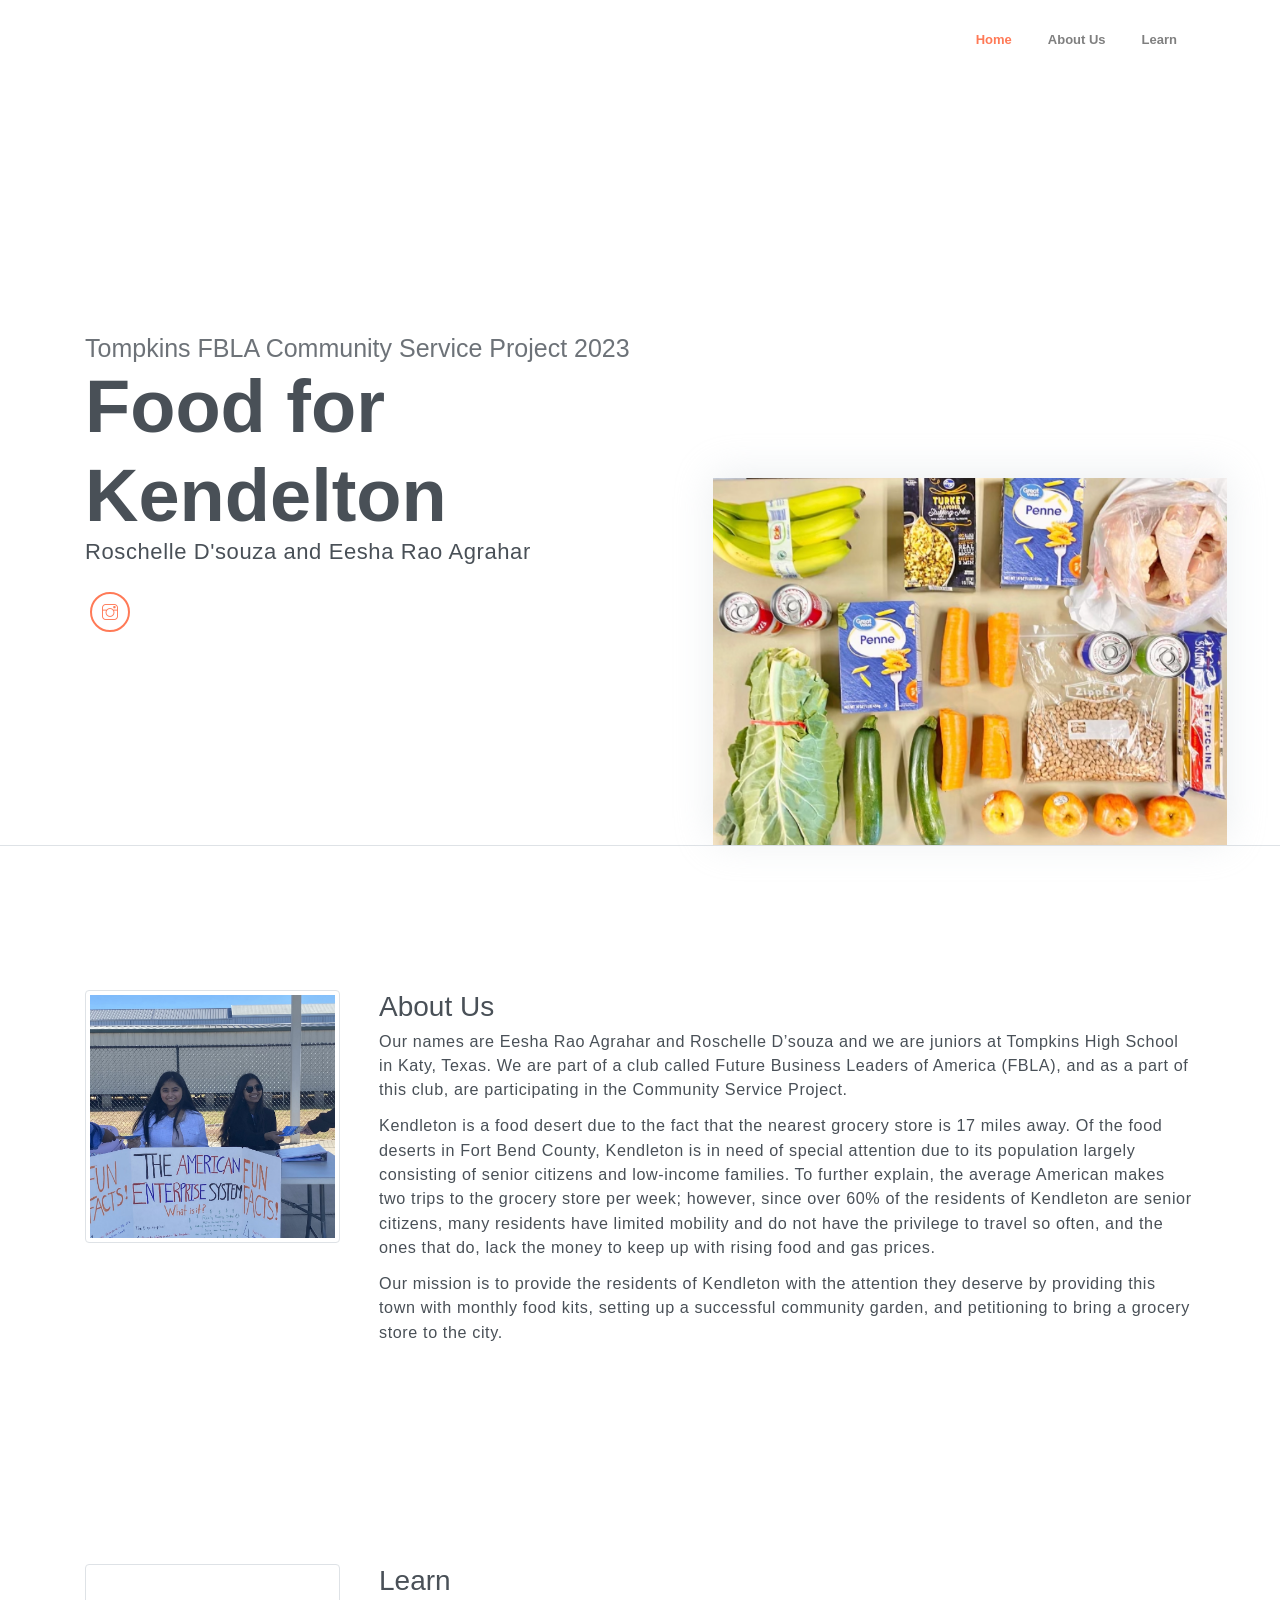
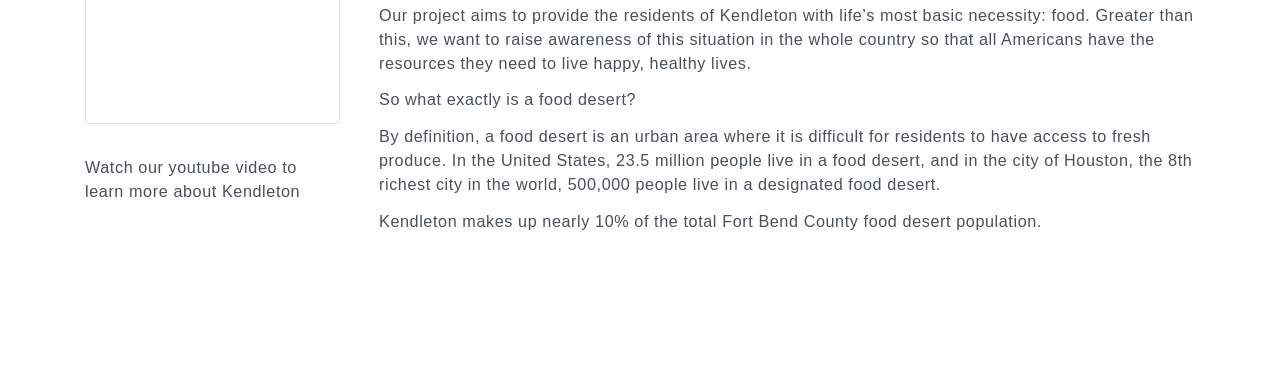
<file: index.html>
<!DOCTYPE html>
<html lang="en">
<head>
	<meta charset="utf-8">
    <meta name="viewport" content="width=device-width, initial-scale=1, shrink-to-fit=no">
    <meta name="description" content="Start your development with Steller landing page.">
    <meta name="author" content="Devcrud">
    <title>Steller Landing page | Free Bootstrap 4.1 landing page</title>
    <!-- font icons -->
    <link rel="stylesheet" href="assets/vendors/themify-icons/css/themify-icons.css">
    <!-- Bootstrap + Steller main styles -->
	<link rel="stylesheet" href="assets/css/steller.css">
</head>
<body data-spy="scroll" data-target=".navbar" data-offset="40" id="home">

    <!-- Page navigation -->
    <nav class="navbar navbar-expand-lg navbar-light fixed-top" data-spy="affix" data-offset-top="0">
        <div class="container">

            <button class="navbar-toggler" type="button" data-toggle="collapse" data-target="#navbarSupportedContent" aria-controls="navbarSupportedContent" aria-expanded="false" aria-label="Toggle navigation">
                <span class="navbar-toggler-icon"></span>
            </button>

            <div class="collapse navbar-collapse" id="navbarSupportedContent">
                <ul class="navbar-nav ml-auto align-items-center">
                    <li class="nav-item">
                        <a class="nav-link" href="#home">Home</a>
                    </li>
                    <li class="nav-item">
                        <a class="nav-link" href="#about">About Us</a>
                    </li>
                    <li class="nav-item">
                        <a class="nav-link" href="#service">Learn</a>
                    </li>                   
                    <!-- <li class="nav-item">
                        <a class="nav-link" href="#testmonial">Testmonial</a>
                    </li> -->
                    
                    <!-- <li class="nav-item">
                        <a class="- btn btn-primary rounded ml-4" href="components.html">Donate</a>
                    </li> -->
                
                </ul>
            </div>
        </div>          
    </nav>
    <!-- End of page navibation -->

    <!-- Page Header -->
    <header class="header" id="home">
        <div class="container">
            <div class="infos">
                <h6 class="subtitle">Tompkins FBLA Community Service Project 2023</h6>
                <h1 class="title">Food for Kendelton</h1>
                <p>Roschelle D'souza and Eesha Rao Agrahar</p>

                <!-- <div class="buttons pt-3">
                    <button class="btn btn-primary rounded">HIRE ME</button>
                    <button class="btn btn-dark rounded">DOWNLOAD CV</button>
                </div>       -->

                <div class="socials mt-4">
                    <a class="social-item" href="https://www.instagram.com/foodforkendleton/"><i class="ti-instagram"></i></a>
                </div>
            </div>              
            <div class="img-holder">
                <img src="assets/imgs/food.png" alt="">
            </div>      
        </div>  

        <!-- Header-widget
        <div class="widget">
            <div class="widget-item">
                <h2>124</h2>
                <p>Happy Clients</p>
            </div>
            <div class="widget-item">
                <h2>456</h2>
                <p>Project Completed</p>
            </div>
            <div class="widget-item">
                <h2>789</h2>
                <p>Awards Won</p>
            </div>
        </div> -->
    </header>
    <!-- End of Page Header -->
    
    <!-- About section -->
    <section id="about" class="section mt-3">
        <div class="container mt-5">
            <div class="row text-center text-md-left">
                <div class="col-md-3">
                    <img src="assets/imgs/profile.jpg" alt="" class="img-thumbnail mb-4">
                </div>
                <div class="pl-md-4 col-md-9">
                    <h6 class="title">About Us </h6>
                    <!-- <p class="subtitle">UI/UX Designer</p> -->
                    <p>Our names are Eesha Rao Agrahar and Roschelle D’souza and we are juniors at Tompkins High School in Katy, Texas. We are part of a club called Future Business Leaders of America (FBLA), and as a part of this club, are participating in the Community Service Project.</p>
                    <p>Kendleton is a food desert due to the fact that the nearest grocery store is 17 miles away. Of the food deserts in Fort Bend County, Kendleton is in need of special attention due to its population largely consisting of senior citizens and low-income families. To further explain, the average American makes two trips to the grocery store per week; however, since over 60% of the residents of Kendleton are senior citizens, many residents have limited mobility and do not have the privilege to travel so often, and the ones that do, lack the money to keep up with rising food and gas prices.
                    </p>
                    <p>Our mission is to provide the residents of Kendleton with the attention they deserve by providing this town with monthly food kits, setting up a successful community garden, and petitioning to bring a grocery store to the city.</p>
                    <!-- <button class="btn btn-primary rounded mt-3">DOWNLOAD CV</button>                    -->
                </div>
            </div>
        </div>
    </section>

    <!-- Service section -->
    <section id="service" class="section">
        <div class="container mt-5">
            <div class="row text-center text-md-left">
                <div class="col-md-3">
                    <iframe 
                        src="https://www.youtube.com/embed/qWhSiquh3lo" class="img-thumbnail mb-4">
                       
                    </iframe>
                    <p>Watch our youtube video to learn more about Kendleton</p>
                   
                </div>
                <div class="pl-md-4 col-md-9">
                    <h6 class="title">Learn</h6>
                    <!-- <p class="subtitle">UI/UX Designer</p> -->
                    <p>Our project aims to provide the residents of Kendleton with life’s most basic necessity: food. Greater than this, we want to raise awareness of this situation in the whole country so that all Americans have the resources they need to live happy, healthy lives.</p>
                    <p>So what exactly is a food desert?</p>
                    <p>By definition, a food desert is an urban area where it is difficult for residents to have access to fresh produce. In the United States, 23.5 million people live in a food desert, and in the city of Houston, the 8th richest city in the world, 500,000 people live in a designated food desert.</p>
                    <p>Kendleton makes up nearly 10% of the total Fort Bend County food desert population.</p>
                </div>
            </div>
        </div>
        <div class="container mt-5">
       

    </div>
        
    </section>
    <!-- End of Sectoin -->

   

    <!-- Testmonial Section -->
    <!-- <section id="testmonial" class="section">
        <div class="container text-center">
            <h6 class="subtitle">Testmonial</h6>
            <h6 class="section-title mb-4">What People Say About Me</h6>
            <p class="mb-5 pb-4">Lorem ipsum dolor sit amet, consectetur adipisicing elit. In alias dignissimos. <br> rerum commodi corrupti, temporibus non quam.</p>


            <div id="carouselExampleIndicators" class="carousel slide" data-ride="carousel">
                <ol class="carousel-indicators">
                    <li data-target="#carouselExampleIndicators" data-slide-to="0" class="active"></li>
                    <li data-target="#carouselExampleIndicators" data-slide-to="1"></li>
                    <li data-target="#carouselExampleIndicators" data-slide-to="2"></li>
                </ol>
                <div class="carousel-inner">
                    <div class="carousel-item active">
                        <div class="card testmonial-card border">
                            <div class="card-body">
                                <img src="assets/imgs/avatar-1.jpg" alt="">
                                <p>Lorem ipsum dolor sit amet, consectetur adipisicing elit. Magnam nostrum voluptates in enim vel amet?</p>
                                <h1 class="title">Emma Re</h1>
                                <h1 class="subtitle">Graphic Designer</h1>
                            </div>
                        </div>
                    </div>
                    <div class="carousel-item">
                        <div class="card testmonial-card border">
                            <div class="card-body">
                                <img src="assets/imgs/avatar-2.jpg" alt="">
                                <p>Lorem ipsum dolor sit amet, consectetur adipisicing elit. Magnam nostrum voluptates in enim vel amet?</p>
                                <h1 class="title">James Bert</h1>
                                <h1 class="subtitle">Web Designer</h1>
                            </div>
                        </div>
                    </div>
                    <div class="carousel-item">
                        <div class="card testmonial-card border">
                            <div class="card-body">
                                <img src="assets/imgs/avatar-3.jpg" alt="">
                                <p>Lorem ipsum dolor sit amet, consectetur adipisicing elit. Magnam nostrum voluptates in enim vel amet?</p>
                                <h1 class="title">Michael Abra</h1>
                                <h1 class="subtitle">Web Developer</h1>
                            </div>
                        </div>
                    </div>
                </div>
            </div>
        </div>
    </section> -->
    <!-- End of testmonial section -->

   
	
	<!-- core  -->
    <script src="assets/vendors/jquery/jquery-3.4.1.js"></script>
    <script src="assets/vendors/bootstrap/bootstrap.bundle.js"></script>
    <!-- bootstrap 3 affix -->
	<script src="assets/vendors/bootstrap/bootstrap.affix.js"></script>

    <!-- steller js -->
    <script src="assets/js/steller.js"></script>

</body>
</html>
</file>
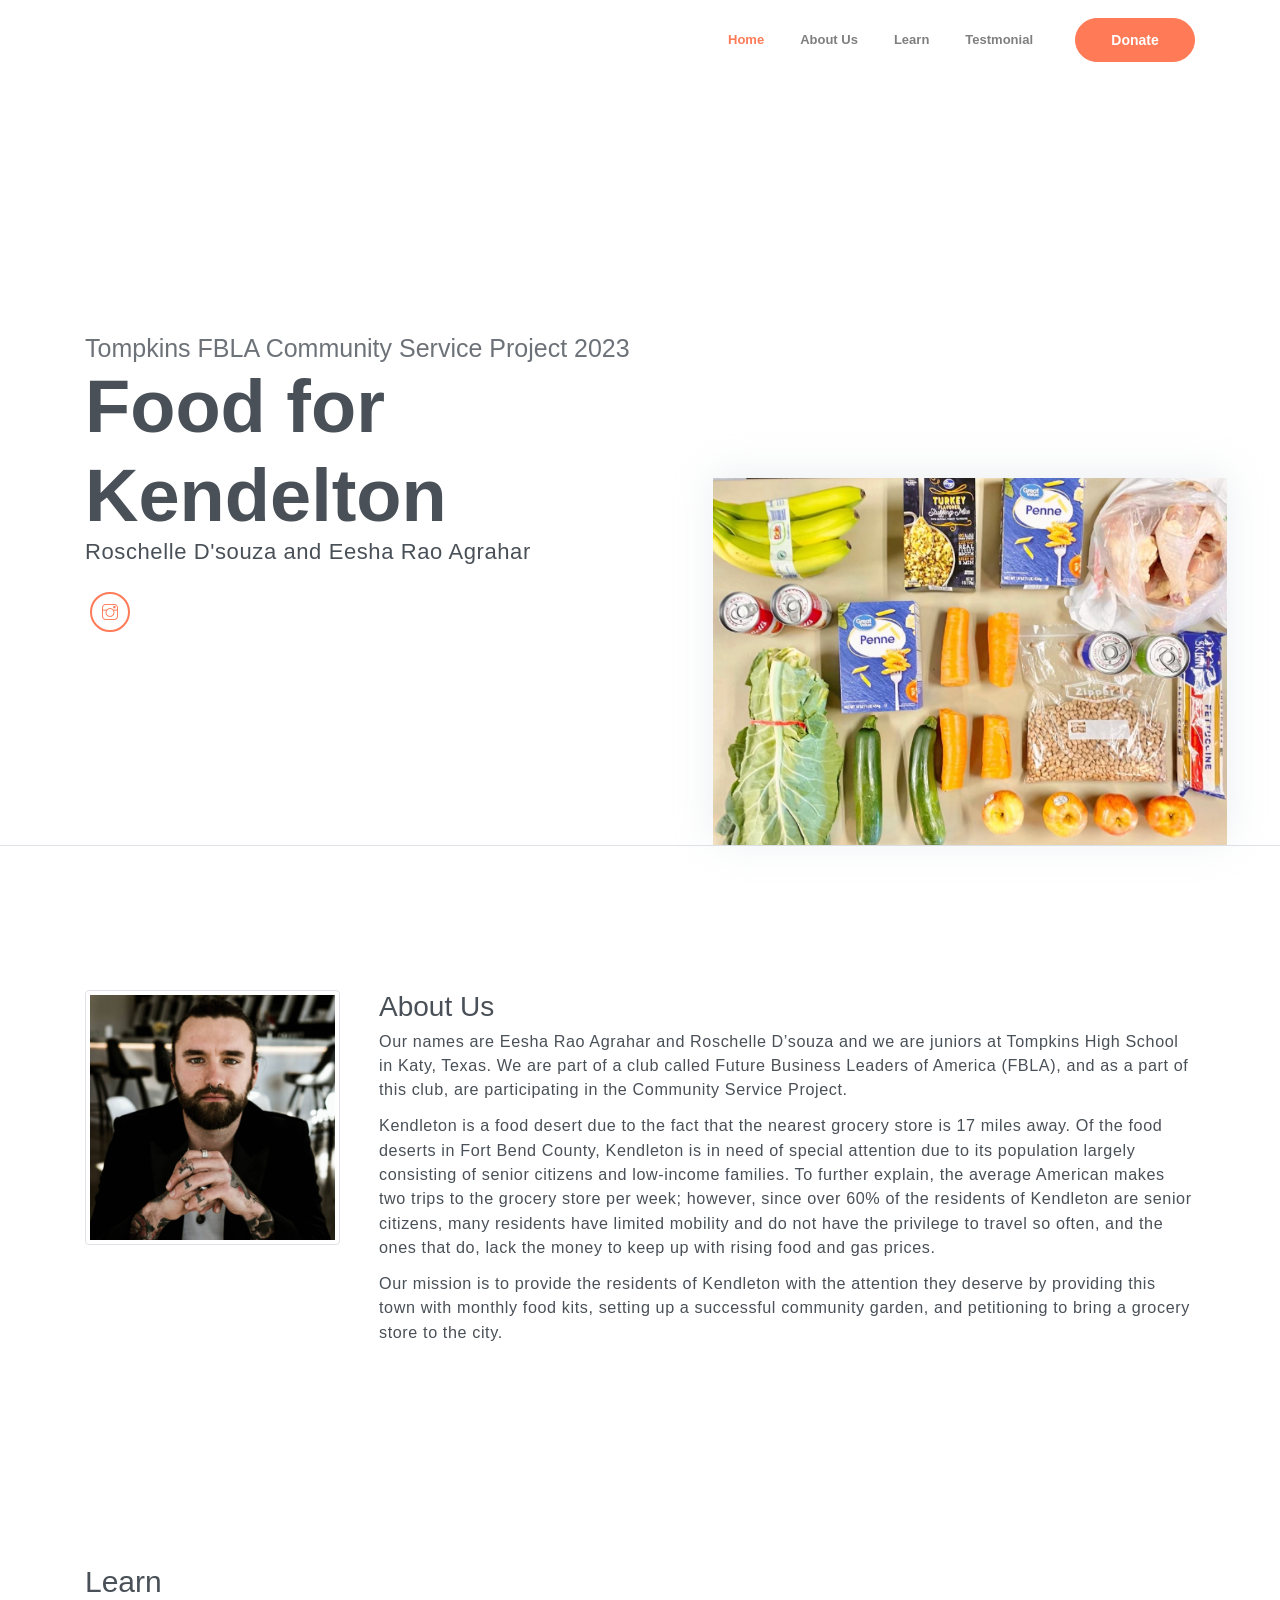
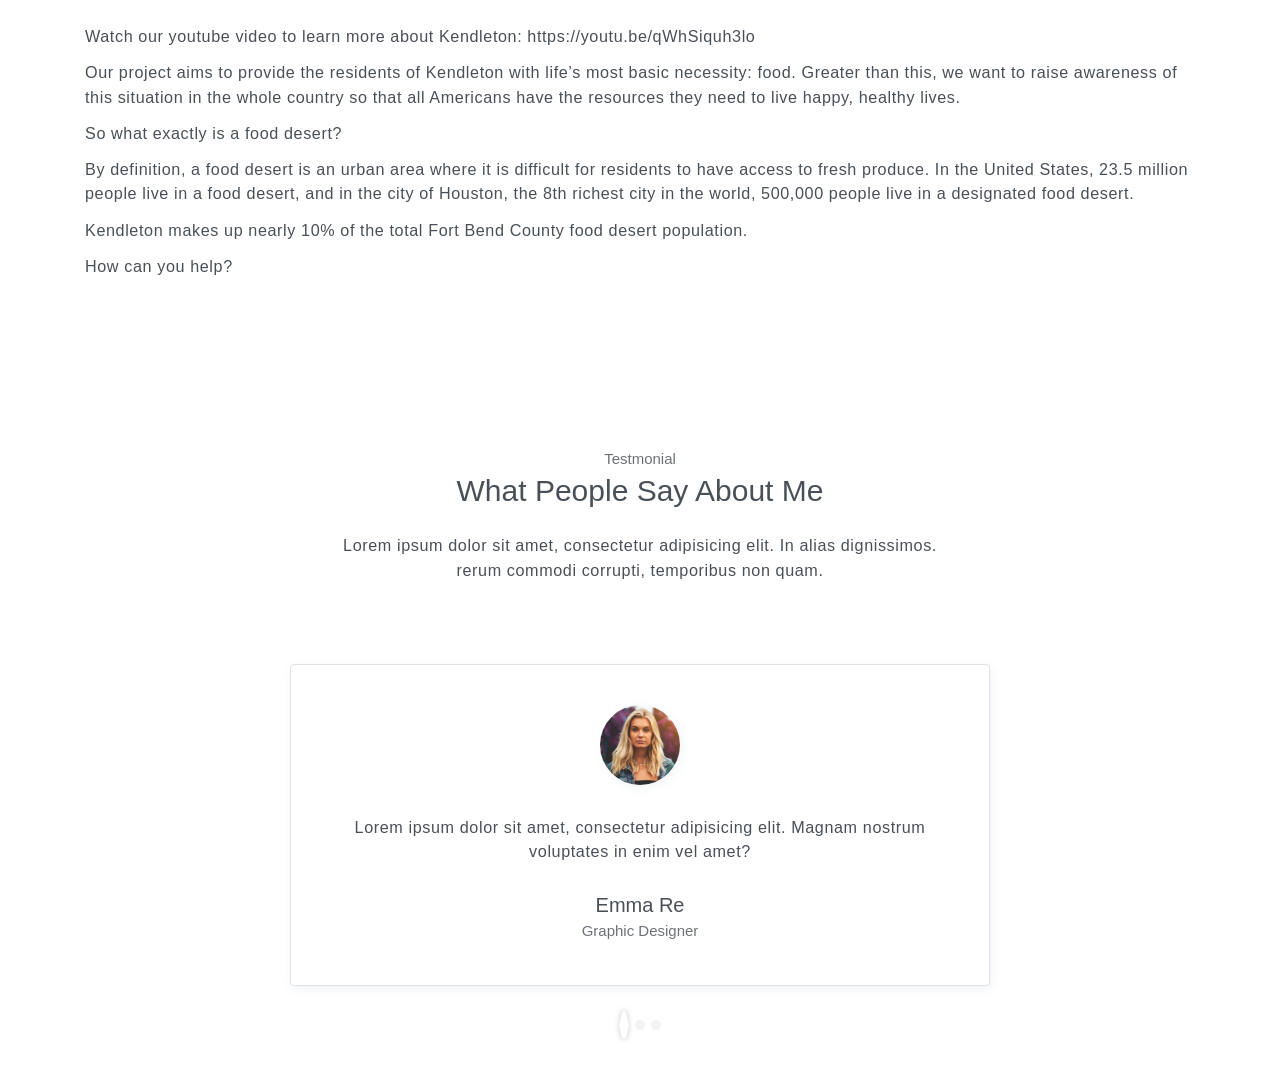
<file: items/public_html/index.html>
<!DOCTYPE html>
<html lang="en">
<head>
	<meta charset="utf-8">
    <meta name="viewport" content="width=device-width, initial-scale=1, shrink-to-fit=no">
    <meta name="description" content="Start your development with Steller landing page.">
    <meta name="author" content="Devcrud">
    <title>Steller Landing page | Free Bootstrap 4.1 landing page</title>
    <!-- font icons -->
    <link rel="stylesheet" href="assets/vendors/themify-icons/css/themify-icons.css">
    <!-- Bootstrap + Steller main styles -->
	<link rel="stylesheet" href="assets/css/steller.css">
</head>
<body data-spy="scroll" data-target=".navbar" data-offset="40" id="home">

    <!-- Page navigation -->
    <nav class="navbar navbar-expand-lg navbar-light fixed-top" data-spy="affix" data-offset-top="0">
        <div class="container">

            <button class="navbar-toggler" type="button" data-toggle="collapse" data-target="#navbarSupportedContent" aria-controls="navbarSupportedContent" aria-expanded="false" aria-label="Toggle navigation">
                <span class="navbar-toggler-icon"></span>
            </button>

            <div class="collapse navbar-collapse" id="navbarSupportedContent">
                <ul class="navbar-nav ml-auto align-items-center">
                    <li class="nav-item">
                        <a class="nav-link" href="#home">Home</a>
                    </li>
                    <li class="nav-item">
                        <a class="nav-link" href="#about">About Us</a>
                    </li>
                    <li class="nav-item">
                        <a class="nav-link" href="#service">Learn</a>
                    </li>                   
                    <li class="nav-item">
                        <a class="nav-link" href="#testmonial">Testmonial</a>
                    </li>
                    
                    <li class="nav-item">
                        <a class="- btn btn-primary rounded ml-4" href="components.html">Donate</a>
                    </li>
                
                </ul>
            </div>
        </div>          
    </nav>
    <!-- End of page navibation -->

    <!-- Page Header -->
    <header class="header" id="home">
        <div class="container">
            <div class="infos">
                <h6 class="subtitle">Tompkins FBLA Community Service Project 2023</h6>
                <h1 class="title">Food for Kendelton</h1>
                <p>Roschelle D'souza and Eesha Rao Agrahar</p>

                <!-- <div class="buttons pt-3">
                    <button class="btn btn-primary rounded">HIRE ME</button>
                    <button class="btn btn-dark rounded">DOWNLOAD CV</button>
                </div>       -->

                <div class="socials mt-4">
                    <a class="social-item" href="https://www.instagram.com/foodforkendleton/"><i class="ti-instagram"></i></a>
                </div>
            </div>              
            <div class="img-holder">
                <img src="assets/imgs/food.png" alt="">
            </div>      
        </div>  

        <!-- Header-widget
        <div class="widget">
            <div class="widget-item">
                <h2>124</h2>
                <p>Happy Clients</p>
            </div>
            <div class="widget-item">
                <h2>456</h2>
                <p>Project Completed</p>
            </div>
            <div class="widget-item">
                <h2>789</h2>
                <p>Awards Won</p>
            </div>
        </div> -->
    </header>
    <!-- End of Page Header -->
    
    <!-- About section -->
    <section id="about" class="section mt-3">
        <div class="container mt-5">
            <div class="row text-center text-md-left">
                <div class="col-md-3">
                    <img src="assets/imgs/avatar.jpg" alt="" class="img-thumbnail mb-4">
                </div>
                <div class="pl-md-4 col-md-9">
                    <h6 class="title">About Us</h6>
                    <!-- <p class="subtitle">UI/UX Designer</p> -->
                    <p>Our names are Eesha Rao Agrahar and Roschelle D’souza and we are juniors at Tompkins High School in Katy, Texas. We are part of a club called Future Business Leaders of America (FBLA), and as a part of this club, are participating in the Community Service Project.</p>
                    <p>Kendleton is a food desert due to the fact that the nearest grocery store is 17 miles away. Of the food deserts in Fort Bend County, Kendleton is in need of special attention due to its population largely consisting of senior citizens and low-income families. To further explain, the average American makes two trips to the grocery store per week; however, since over 60% of the residents of Kendleton are senior citizens, many residents have limited mobility and do not have the privilege to travel so often, and the ones that do, lack the money to keep up with rising food and gas prices.
                    </p>
                    <p>Our mission is to provide the residents of Kendleton with the attention they deserve by providing this town with monthly food kits, setting up a successful community garden, and petitioning to bring a grocery store to the city.</p>
                    <!-- <button class="btn btn-primary rounded mt-3">DOWNLOAD CV</button>                    -->
                </div>
            </div>
        </div>
    </section>

    <!-- Service section -->
    <section id="service" class="section">
        <div class="container mt-5">
        <h6 class="section-title mb-4">Learn</h6>
        <p>Watch our youtube video to learn more about Kendleton: https://youtu.be/qWhSiquh3lo</p>
        <p>Our project aims to provide the residents of Kendleton with life’s most basic necessity: food. Greater than this, we want to raise awareness of this situation in the whole country so that all Americans have the resources they need to live happy, healthy lives.</p>
        <p>So what exactly is a food desert?</p>
        <p>By definition, a food desert is an urban area where it is difficult for residents to have access to fresh produce. In the United States, 23.5 million people live in a food desert, and in the city of Houston, the 8th richest city in the world, 500,000 people live in a designated food desert.</p>
        <p>Kendleton makes up nearly 10% of the total Fort Bend County food desert population.</p>
        <p>How can you help?</p>
    </div>
        
    </section>
    <!-- End of Sectoin -->

   

    <!-- Testmonial Section -->
    <section id="testmonial" class="section">
        <div class="container text-center">
            <h6 class="subtitle">Testmonial</h6>
            <h6 class="section-title mb-4">What People Say About Me</h6>
            <p class="mb-5 pb-4">Lorem ipsum dolor sit amet, consectetur adipisicing elit. In alias dignissimos. <br> rerum commodi corrupti, temporibus non quam.</p>


            <div id="carouselExampleIndicators" class="carousel slide" data-ride="carousel">
                <ol class="carousel-indicators">
                    <li data-target="#carouselExampleIndicators" data-slide-to="0" class="active"></li>
                    <li data-target="#carouselExampleIndicators" data-slide-to="1"></li>
                    <li data-target="#carouselExampleIndicators" data-slide-to="2"></li>
                </ol>
                <div class="carousel-inner">
                    <div class="carousel-item active">
                        <div class="card testmonial-card border">
                            <div class="card-body">
                                <img src="assets/imgs/avatar-1.jpg" alt="">
                                <p>Lorem ipsum dolor sit amet, consectetur adipisicing elit. Magnam nostrum voluptates in enim vel amet?</p>
                                <h1 class="title">Emma Re</h1>
                                <h1 class="subtitle">Graphic Designer</h1>
                            </div>
                        </div>
                    </div>
                    <div class="carousel-item">
                        <div class="card testmonial-card border">
                            <div class="card-body">
                                <img src="assets/imgs/avatar-2.jpg" alt="">
                                <p>Lorem ipsum dolor sit amet, consectetur adipisicing elit. Magnam nostrum voluptates in enim vel amet?</p>
                                <h1 class="title">James Bert</h1>
                                <h1 class="subtitle">Web Designer</h1>
                            </div>
                        </div>
                    </div>
                    <div class="carousel-item">
                        <div class="card testmonial-card border">
                            <div class="card-body">
                                <img src="assets/imgs/avatar-3.jpg" alt="">
                                <p>Lorem ipsum dolor sit amet, consectetur adipisicing elit. Magnam nostrum voluptates in enim vel amet?</p>
                                <h1 class="title">Michael Abra</h1>
                                <h1 class="subtitle">Web Developer</h1>
                            </div>
                        </div>
                    </div>
                </div>
            </div>
        </div>
    </section>
    <!-- End of testmonial section -->

   
	
	<!-- core  -->
    <script src="assets/vendors/jquery/jquery-3.4.1.js"></script>
    <script src="assets/vendors/bootstrap/bootstrap.bundle.js"></script>
    <!-- bootstrap 3 affix -->
	<script src="assets/vendors/bootstrap/bootstrap.affix.js"></script>

    <!-- steller js -->
    <script src="assets/js/steller.js"></script>

</body>
</html>
</file>
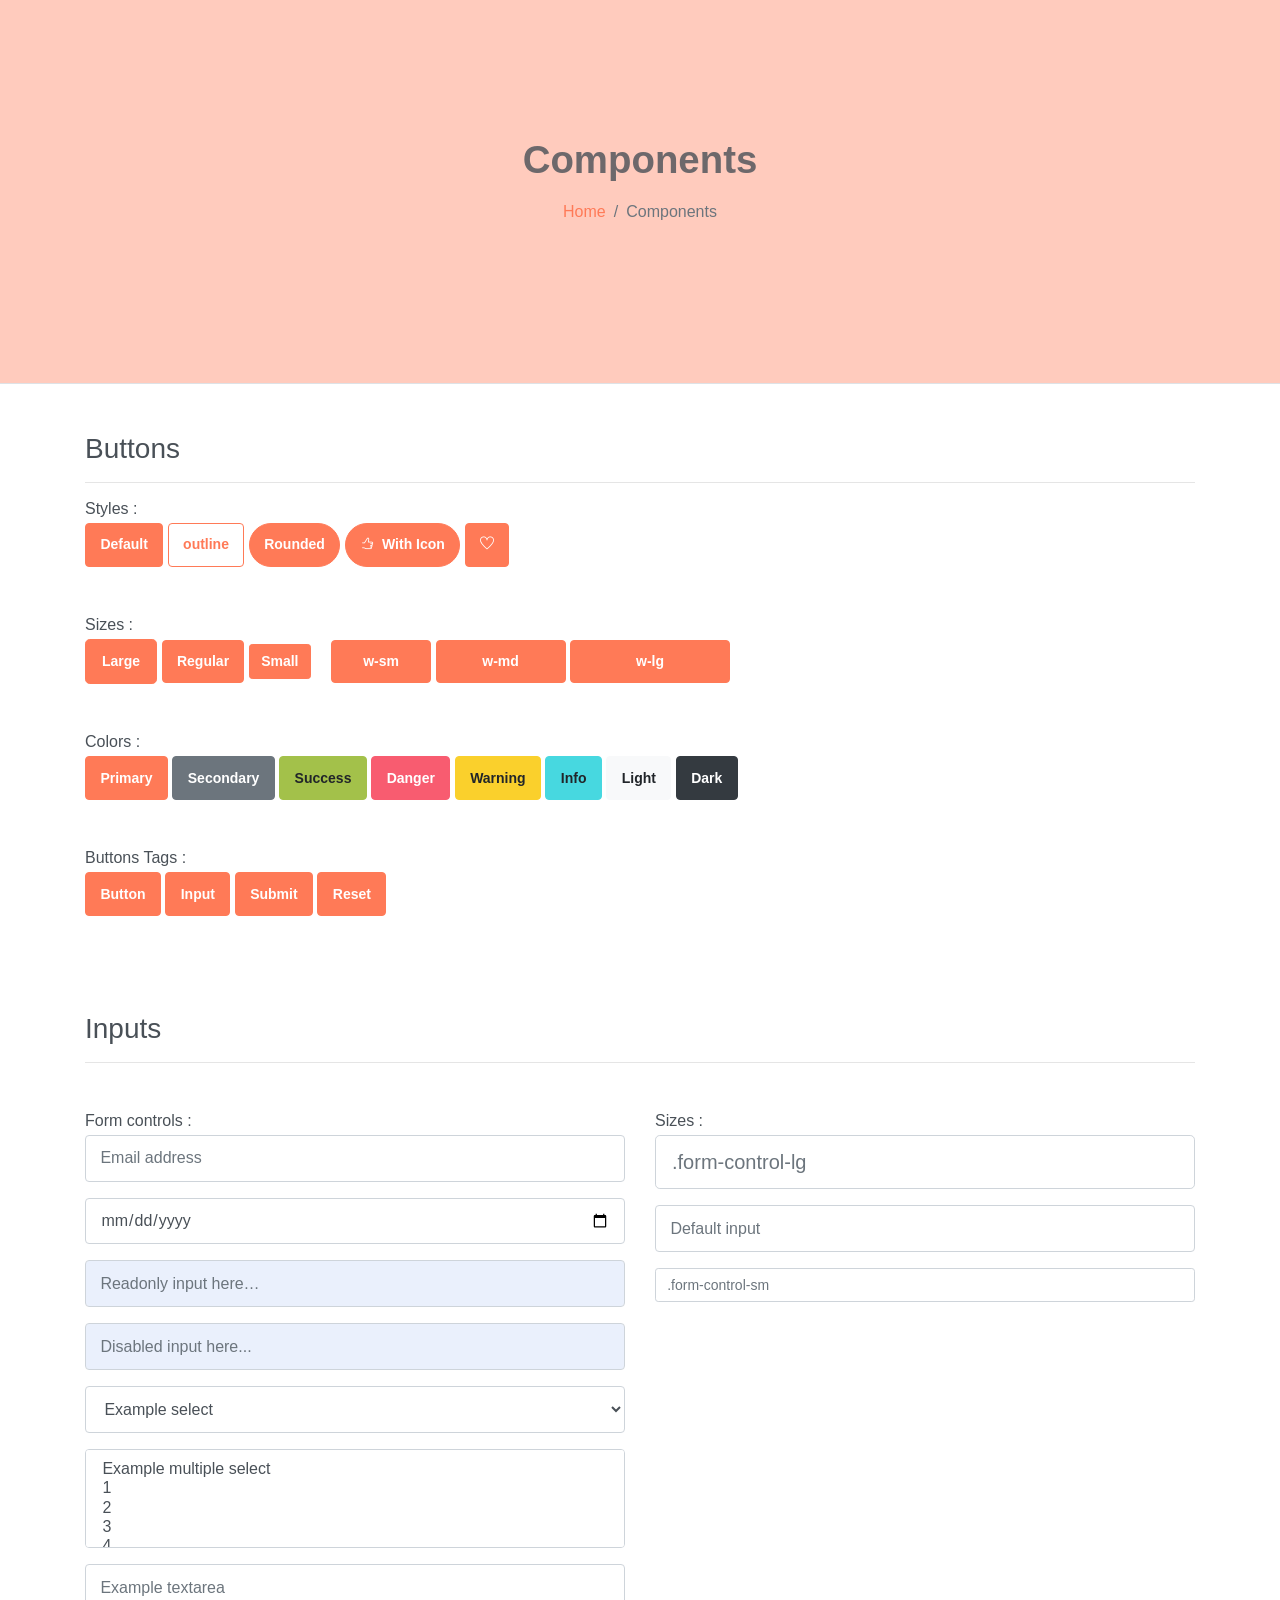
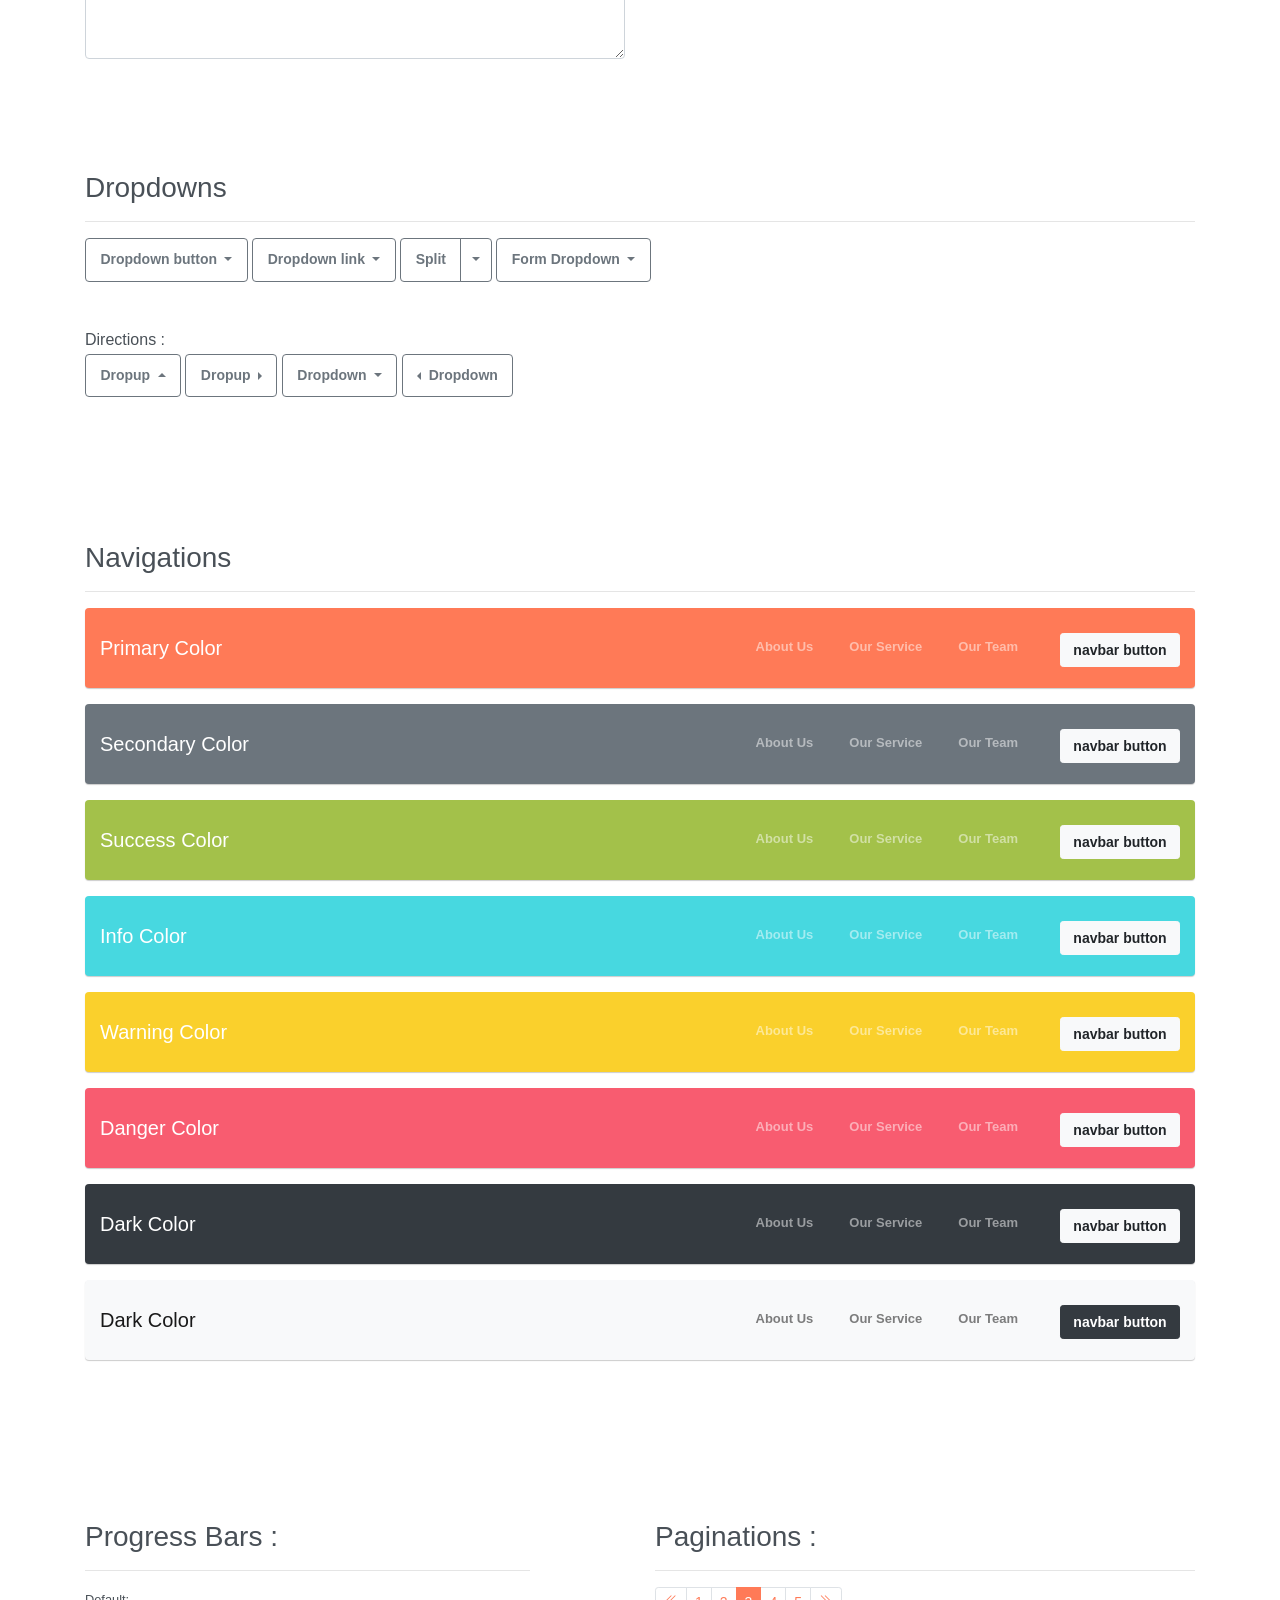
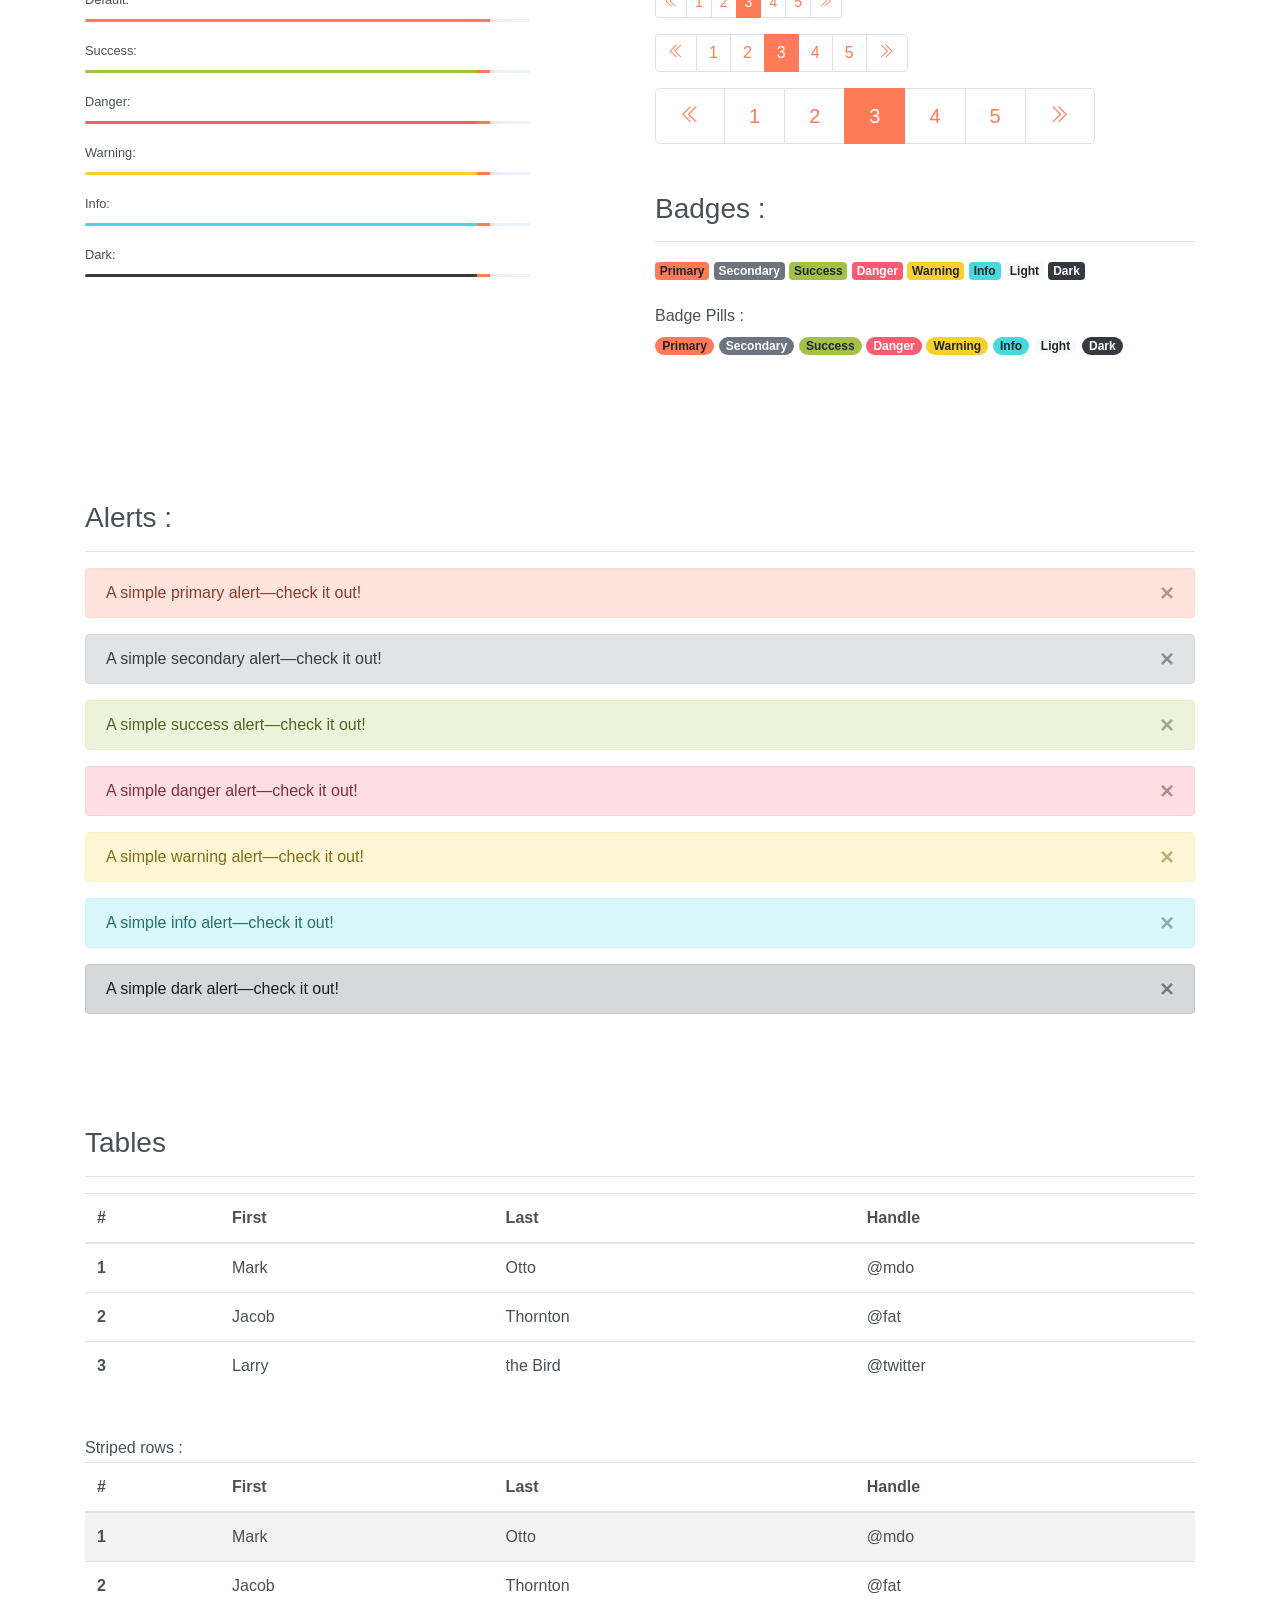
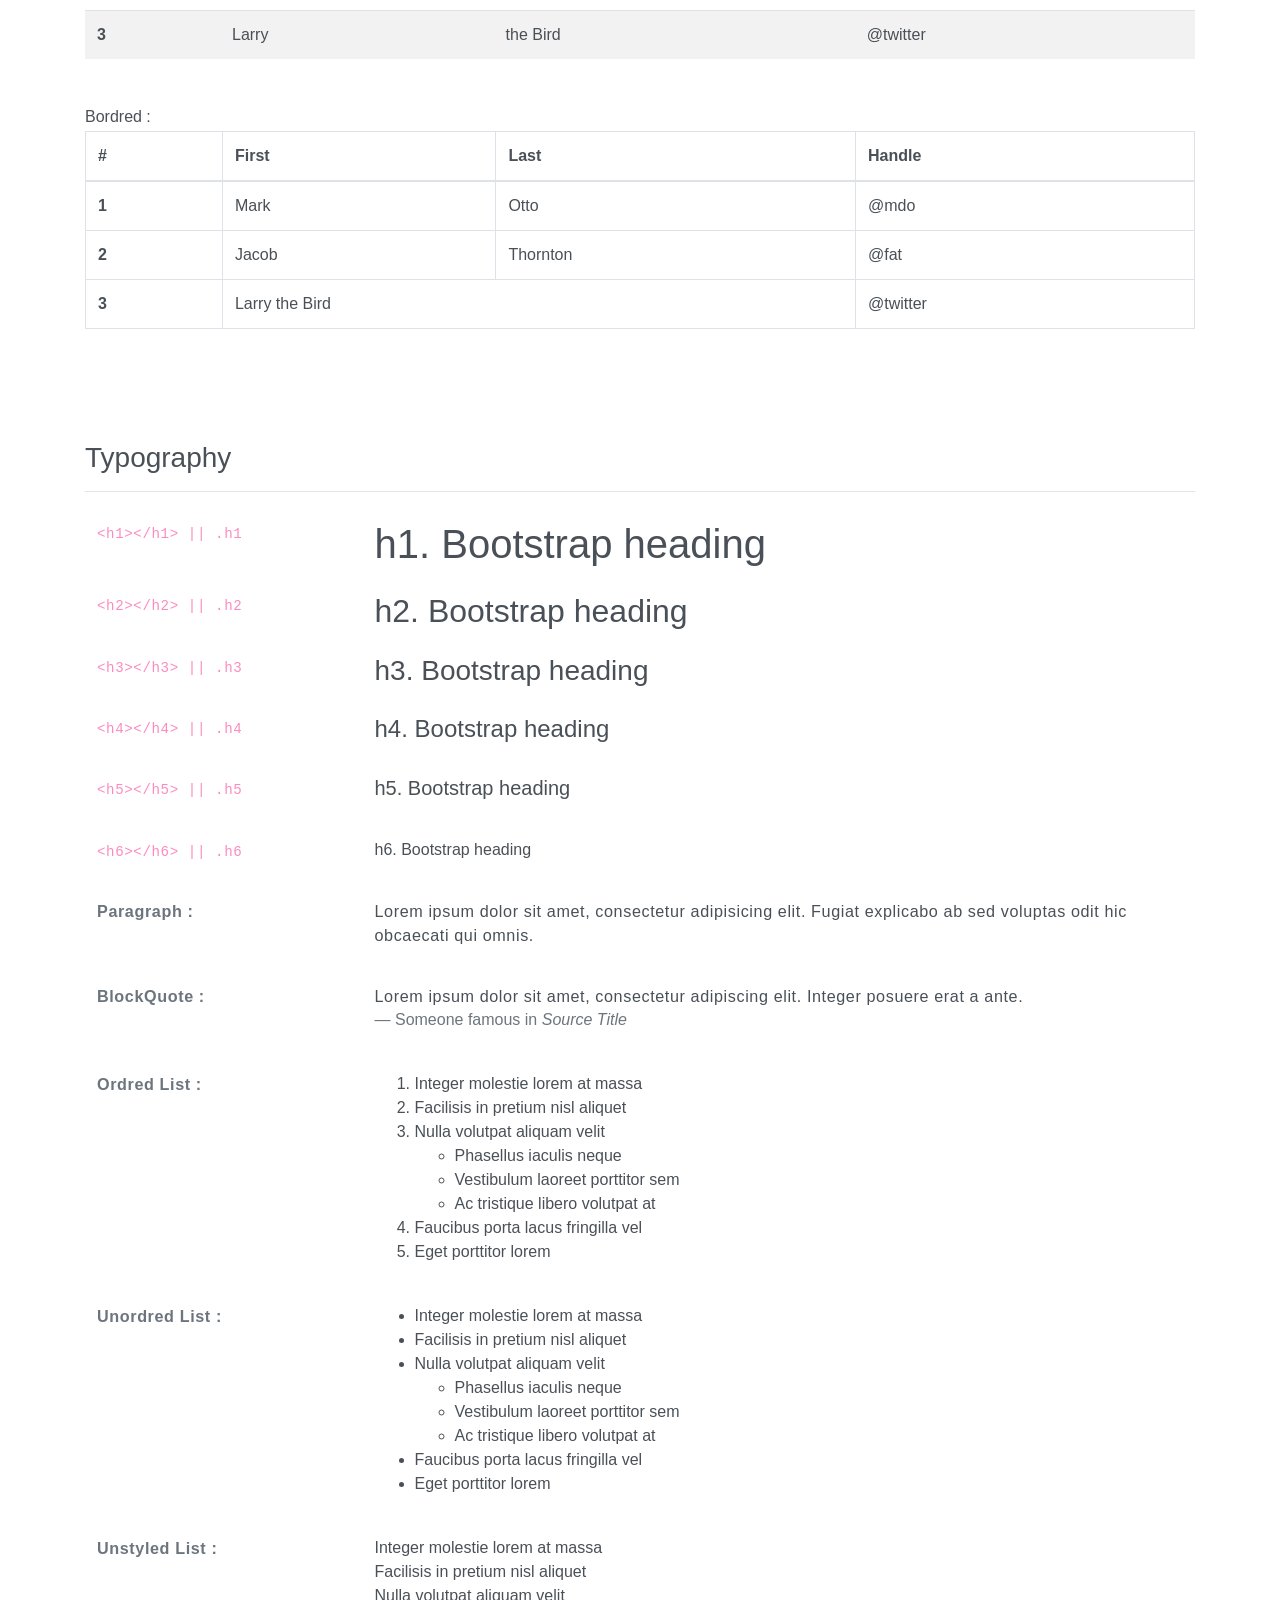
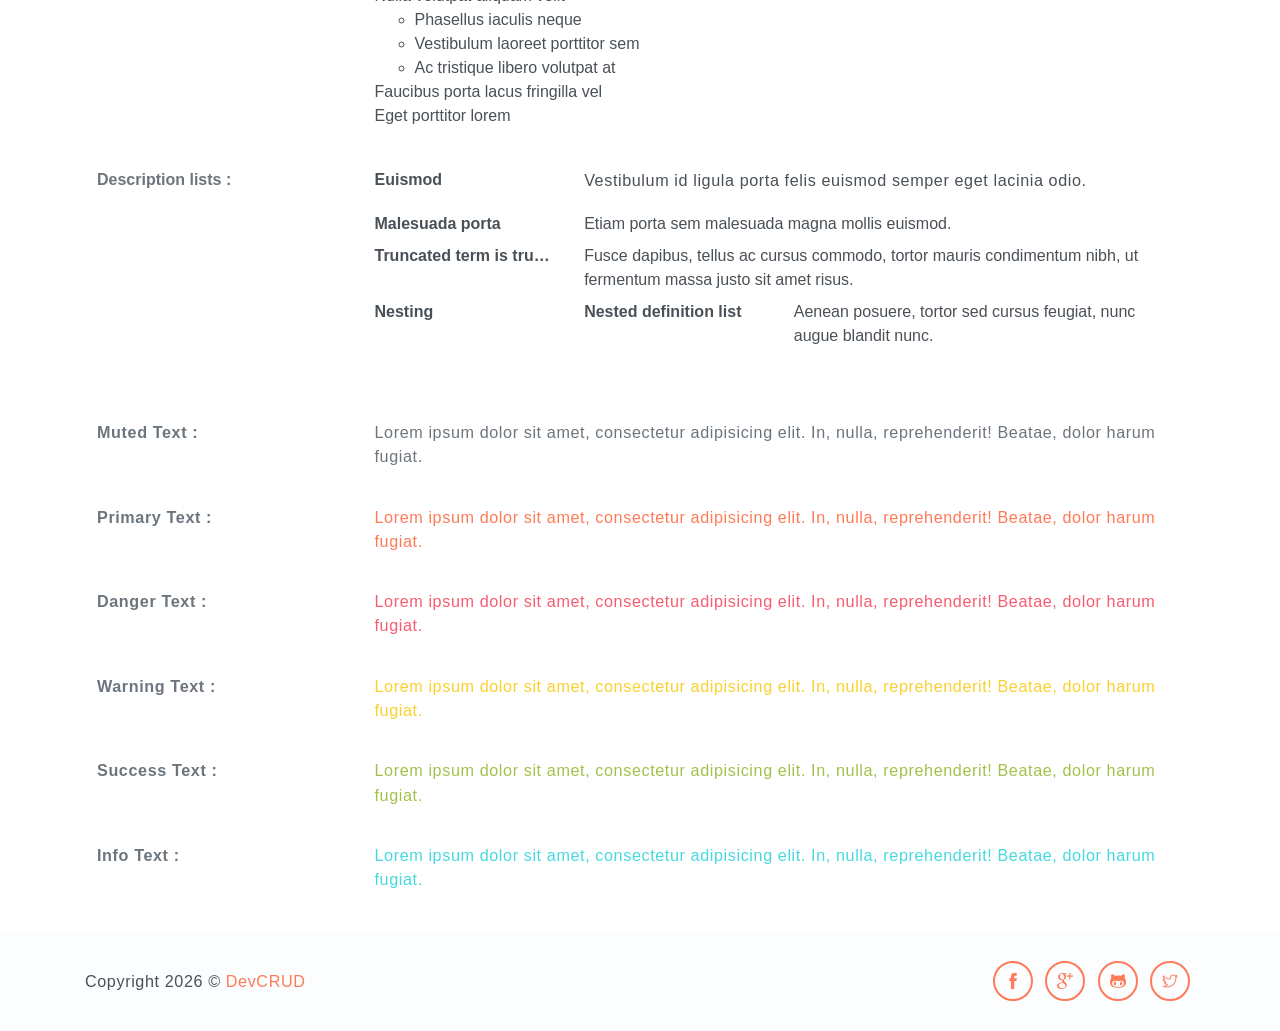
<file: components.html>
<!DOCTYPE html>
<html lang="en">
<head>
   <meta charset="utf-8">
   <meta name="viewport" content="width=device-width, initial-scale=1, shrink-to-fit=no">
   <meta name="description" content="Start your development with Steller landing page.">
   <meta name="author" content="Devcrud">
   <title>Steller | Components</title>
   <!-- font icons -->
   <link rel="stylesheet" href="assets/vendors/themify-icons/css/themify-icons.css">
   <!-- Bootstrap + Steller  -->
   <link rel="stylesheet" href="assets/css/steller.css">
</head>
<body>

   <!-- Page Header -->
   <header class="header header-mini"> 
      <div class="header-title">Components</div> 
      <nav aria-label="breadcrumb">
         <ol class="breadcrumb">
            <li class="breadcrumb-item"><a href="/">Home</a></li>
            <li class="breadcrumb-item active" aria-current="page">Components</li>
         </ol>
      </nav>
   </header> <!-- End Of Page Header -->

   <!-- main content -->
   <div class="container">

      <!-- Buttons -->
      <h3 class="mt-5">Buttons</h3>
      <hr>
      <h6 class="section-secondary-title">Styles :</h6>
      <button class="btn btn-primary">Default</button>
      <button class="btn btn-outline-primary">outline</button>
      <button class="btn btn-primary rounded">Rounded</button>
      <button class="btn btn-primary rounded"><i class="ti-thumb-up pr-1"></i> With Icon</button>
      <button class="btn btn-primary circle"><i class="ti-heart"></i></button>

      <h6 class="section-secondary-title mt-5">Sizes :</h6>
      <button class="btn btn-primary btn-lg">Large</button>
      <button class="btn btn-primary ">Regular</button>
      <button class="btn btn-primary btn-sm">Small</button>
      <button class="btn btn-primary w-sm ml-3">w-sm</button>
      <button class="btn btn-primary w-md">w-md</button>
      <button class="btn btn-primary w-lg">w-lg</button>

      <h6 class="section-secondary-title mt-5">Colors :</h6>          
      <button type="button" class="btn btn-primary">Primary</button>
      <button type="button" class="btn btn-secondary">Secondary</button>
      <button type="button" class="btn btn-success">Success</button>
      <button type="button" class="btn btn-danger">Danger</button>
      <button type="button" class="btn btn-warning">Warning</button>
      <button type="button" class="btn btn-info">Info</button>
      <button type="button" class="btn btn-light">Light</button>
      <button type="button" class="btn btn-dark">Dark</button>

      <h6 class="section-secondary-title mt-5">Buttons Tags :</h6>
      <button class="btn btn-primary" type="submit">Button</button>
      <input class="btn btn-primary" type="button" value="Input">
      <input class="btn btn-primary" type="submit" value="Submit">
      <input class="btn btn-primary" type="reset" value="Reset">
      
      <!-- devider -->
      <div class="py-5"></div>

      <!-- Inputs -->
      <h3>Inputs</h3>
      <hr>
      <div class="row mt-5">
         <div class="col-md-6">
            <h6 class="section-secondary-title">Form controls :</h6>        
            <div class="form-group">
               <input type="email" class="form-control" id="exampleFormControlInput1" placeholder="Email address">
            </div>
            <div class="form-group">
               <input type="date" class="form-control" id="exampleFormControlInput1" placeholder="Date">
            </div>
            <div class="form-group">
               <input class="form-control" type="text" placeholder="Readonly input here…" readonly>
            </div>
            <div class="form-group">
               <input class="form-control" id="disabledInput" type="text" placeholder="Disabled input here..." disabled>
            </div>
            <div class="form-group">
               <select class="form-control" id="exampleFormControlSelect1">
                  <option>Example select</option>
                  <option>1</option>
                  <option>2</option>
                  <option>3</option>
                  <option>4</option>
                  <option>5</option>
               </select>
            </div>
            <div class="form-group">
               <select multiple class="form-control" id="exampleFormControlSelect2">
                  <option>Example multiple select</option>
                  <option>1</option>
                  <option>2</option>
                  <option>3</option>
                  <option>4</option>
                  <option>5</option>
               </select>
            </div>
            <div class="form-group">
               <textarea class="form-control" id="exampleFormControlTextarea1" rows="3" placeholder="Example textarea"></textarea>
            </div>
         </div>
         <div class="col-md-6">
            <h6 class="section-secondary-title">Sizes :</h6>    
            <div class="form-group">
               <input class="form-control form-control-lg" type="text" placeholder=".form-control-lg">             
            </div>
            <div class="form-group">
               <input class="form-control" type="text" placeholder="Default input">
            </div>
            <div class="form-group">
               <input class="form-control form-control-sm" type="text" placeholder=".form-control-sm"> 
            </div>
         </div>
      </div> <!-- end of inputs -->   

      <!-- devider -->
      <div class="py-5"></div>             

      <!-- Dropdowns -->
      <h3 class="components-section-title font-weight-normal">Dropdowns</h3>
      <hr>
      <div class="dropdown d-inline-block">
         <button class="btn btn-outline-secondary dropdown-toggle" type="button" id="dropdownMenuButton" data-toggle="dropdown" aria-haspopup="true" aria-expanded="false">
         Dropdown button
         </button>
         <div class="dropdown-menu" aria-labelledby="dropdownMenuButton">
         <a class="dropdown-item" href="#">Action</a>
         <a class="dropdown-item" href="#">Another action</a>
         <a class="dropdown-item" href="#">Something else here</a>
         </div>
      </div>
      <div class="dropdown d-inline-block">
         <a class="btn btn-outline-secondary dropdown-toggle" href="#" role="button" id="dropdownMenuLink" data-toggle="dropdown" aria-haspopup="true" aria-expanded="false">
            Dropdown link
         </a>
         <div class="dropdown-menu" aria-labelledby="dropdownMenuLink">
            <a class="dropdown-item" href="#">Action</a>
            <a class="dropdown-item" href="#">Another action</a>
            <a class="dropdown-item" href="#">Something else here</a>
         </div>
      </div>
      <div class="btn-group">
         <button type="button" class="btn btn-outline-secondary">Split</button>
         <button type="button" class="btn btn-outline-secondary dropdown-toggle dropdown-toggle-split" data-toggle="dropdown" aria-haspopup="true" aria-expanded="false">
         <span class="sr-only">Toggle Dropdown</span>
         </button>
         <div class="dropdown-menu">
            <a class="dropdown-item" href="#">Action</a>
            <a class="dropdown-item" href="#">Another action</a>
            <a class="dropdown-item" href="#">Something else here</a>
            <div class="dropdown-divider"></div>
            <a class="dropdown-item" href="#">Separated link</a>
         </div>
      </div>
      <div class="btn-group">
         <button class="btn btn-outline-secondary dropdown-toggle" type="button" id="dropdownMenuButton" data-toggle="dropdown" aria-haspopup="true" aria-expanded="false">
            Form Dropdown
         </button>
         <div class="dropdown-menu form">
            <form class="px-4 py-3">
               <div class="form-group">
                  <input type="email" class="form-control" id="exampleDropdownFormEmail1" placeholder="email@example.com">
               </div>
               <div class="form-group">
                  <input type="password" class="form-control" id="exampleDropdownFormPassword1" placeholder="Password">
               </div>
               <div class="form-check mb-3">
                  <input type="checkbox" class="form-check-input" id="dropdownCheck">
                  <label class="form-check-label" for="dropdownCheck">
                     Remember me
                  </label>
               </div>
               <button type="submit" class="btn btn-primary btn-block">Sign in</button>
            </form>
            <div class="dropdown-divider"></div>
            <a class="dropdown-item" href="#"><small>New around here? Sign up</small></a>
            <a class="dropdown-item" href="#"><small>Forgot password?</small></a>
         </div>
      </div>       
      <h6 class="section-secondary-title mt-5">Directions :</h6>  
      <div class="btn-group dropup">
         <button type="button" class="btn btn-outline-secondary dropdown-toggle" data-toggle="dropdown" aria-haspopup="true" aria-expanded="false">
            Dropup
         </button>
         <div class="dropdown-menu">
            <a class="dropdown-item" href="#">Action</a>
            <a class="dropdown-item" href="#">Another action</a>
            <a class="dropdown-item" href="#">Something else here</a>
            <div class="dropdown-divider"></div>
            <a class="dropdown-item" href="#">Separated link</a>
         </div>
      </div>
      <div class="btn-group dropright">
         <button type="button" class="btn btn-outline-secondary dropdown-toggle" data-toggle="dropdown" aria-haspopup="true" aria-expanded="false">
            Dropup
         </button>
         <div class="dropdown-menu">
            <a class="dropdown-item" href="#">Action</a>
            <a class="dropdown-item" href="#">Another action</a>
            <a class="dropdown-item" href="#">Something else here</a>
            <div class="dropdown-divider"></div>
            <a class="dropdown-item" href="#">Separated link</a>
         </div>
      </div>
      <div class="btn-group">
         <button type="button" class="btn btn-outline-secondary dropdown-toggle" data-toggle="dropdown" aria-haspopup="true" aria-expanded="false">
            Dropdown
         </button>
         <div class="dropdown-menu">
            <a class="dropdown-item" href="#">Action</a>
            <a class="dropdown-item" href="#">Another action</a>
            <a class="dropdown-item" href="#">Something else here</a>
            <div class="dropdown-divider"></div>
            <a class="dropdown-item" href="#">Separated link</a>
         </div>
      </div>
      <div class="btn-group dropleft">
         <button type="button" class="btn btn-outline-secondary dropdown-toggle" data-toggle="dropdown" aria-haspopup="true" aria-expanded="false">
            Dropdown
         </button>
         <div class="dropdown-menu">
            <a class="dropdown-item" href="#">Action</a>
            <a class="dropdown-item" href="#">Another action</a>
            <a class="dropdown-item" href="#">Something else here</a>
            <div class="dropdown-divider"></div>
            <a class="dropdown-item" href="#">Separated link</a>
         </div>
      </div> <!-- end of Dropdowns -->  

      <!-- devider -->
      <div class="py-5"></div>   

      <!-- navbars -->
      <h3 class="components-section-title font-weight-normal mt-5">Navigations</h3>
      <hr>
      <nav class="navbar navbar-expand-sm navbar-dark bg-primary rounded shadow mb-3">
         <div class="container">
            <a class="navbar-brand" href="#">Primary Color</a>
            <button class="navbar-toggler ml-auto" type="button" data-toggle="collapse" data-target="#navbarSupportedContent" aria-controls="navbarSupportedContent" aria-expanded="false" aria-label="Toggle navigation">
            <span class="navbar-toggler-icon"></span>
            </button>
            <div class="collapse navbar-collapse" id="navbarSupportedContent">
               <ul class="navbar-nav ml-auto"> 
                  <li class="nav-item">
                     <a class="nav-link" href="#about">About Us</a>
                  </li>
                  <li class="nav-item">
                     <a class="nav-link" href="#service">Our Service</a>
                  </li>
                  <li class="nav-item">
                     <a class="nav-link" href="#team">Our Team</a>
                  </li>
                  <li class="nav-item">
                     <a href="#book-table" class="ml-4 mt-1 btn btn-light btn-sm">navbar button</a>
                  </li>
               </ul>                       
            </div>
         </div>
      </nav>
      <nav class="navbar navbar-expand-sm navbar-dark bg-secondary rounded shadow mb-3">
         <div class="container">
            <a class="navbar-brand" href="#">Secondary Color</a>
            <button class="navbar-toggler ml-auto" type="button" data-toggle="collapse" data-target="#navbarSupportedContent" aria-controls="navbarSupportedContent" aria-expanded="false" aria-label="Toggle navigation">
            <span class="navbar-toggler-icon"></span>
            </button>
            <div class="collapse navbar-collapse" id="navbarSupportedContent">
               <ul class="navbar-nav ml-auto"> 
                  <li class="nav-item">
                     <a class="nav-link" href="#about">About Us</a>
                  </li>
                  <li class="nav-item">
                     <a class="nav-link" href="#service">Our Service</a>
                  </li>
                  <li class="nav-item">
                     <a class="nav-link" href="#team">Our Team</a>
                  </li>
                  <li class="nav-item">
                     <a href="#book-table" class="ml-4 mt-1 btn btn-light btn-sm">navbar button</a>
                  </li>
               </ul>                       
            </div>
         </div>
      </nav>
      <nav class="navbar navbar-expand-sm navbar-dark bg-success rounded shadow mb-3">
         <div class="container">
            <a class="navbar-brand" href="#">Success Color</a>
            <button class="navbar-toggler ml-auto" type="button" data-toggle="collapse" data-target="#navbarSupportedContent" aria-controls="navbarSupportedContent" aria-expanded="false" aria-label="Toggle navigation">
            <span class="navbar-toggler-icon"></span>
            </button>
            <div class="collapse navbar-collapse" id="navbarSupportedContent">
               <ul class="navbar-nav ml-auto"> 
                  <li class="nav-item">
                     <a class="nav-link" href="#about">About Us</a>
                  </li>
                  <li class="nav-item">
                     <a class="nav-link" href="#service">Our Service</a>
                  </li>
                  <li class="nav-item">
                     <a class="nav-link" href="#team">Our Team</a>
                  </li>
                  <li class="nav-item">
                     <a href="#book-table" class="ml-4 mt-1 btn btn-light btn-sm">navbar button</a>
                  </li>
               </ul>                       
            </div>
         </div>
      </nav>
      <nav class="navbar navbar-expand-sm navbar-dark bg-info rounded shadow mb-3">
         <div class="container">
            <a class="navbar-brand" href="#">Info Color</a>
            <button class="navbar-toggler ml-auto" type="button" data-toggle="collapse" data-target="#navbarSupportedContent" aria-controls="navbarSupportedContent" aria-expanded="false" aria-label="Toggle navigation">
            <span class="navbar-toggler-icon"></span>
            </button>
            <div class="collapse navbar-collapse" id="navbarSupportedContent">
               <ul class="navbar-nav ml-auto"> 
                  <li class="nav-item">
                     <a class="nav-link" href="#about">About Us</a>
                  </li>
                  <li class="nav-item">
                     <a class="nav-link" href="#service">Our Service</a>
                  </li>
                  <li class="nav-item">
                     <a class="nav-link" href="#team">Our Team</a>
                  </li>
                  <li class="nav-item">
                     <a href="#book-table" class="ml-4 mt-1 btn btn-light btn-sm">navbar button</a>
                  </li>
               </ul>                       
            </div>
         </div>
      </nav>
      <nav class="navbar navbar-expand-sm navbar-dark bg-warning rounded shadow mb-3">
         <div class="container">
            <a class="navbar-brand" href="#">Warning Color</a>
            <button class="navbar-toggler ml-auto" type="button" data-toggle="collapse" data-target="#navbarSupportedContent" aria-controls="navbarSupportedContent" aria-expanded="false" aria-label="Toggle navigation">
            <span class="navbar-toggler-icon"></span>
            </button>
            <div class="collapse navbar-collapse" id="navbarSupportedContent">
               <ul class="navbar-nav ml-auto"> 
                  <li class="nav-item">
                     <a class="nav-link" href="#about">About Us</a>
                  </li>
                  <li class="nav-item">
                     <a class="nav-link" href="#service">Our Service</a>
                  </li>
                  <li class="nav-item">
                     <a class="nav-link" href="#team">Our Team</a>
                  </li>
                  <li class="nav-item">
                     <a href="#book-table" class="ml-4 mt-1 btn btn-light btn-sm">navbar button</a>
                  </li>
               </ul>                       
            </div>
         </div>
      </nav>
      <nav class="navbar navbar-expand-sm navbar-dark bg-danger rounded shadow mb-3">
         <div class="container">
            <a class="navbar-brand" href="#">Danger Color</a>
            <button class="navbar-toggler ml-auto" type="button" data-toggle="collapse" data-target="#navbarSupportedContent" aria-controls="navbarSupportedContent" aria-expanded="false" aria-label="Toggle navigation">
            <span class="navbar-toggler-icon"></span>
            </button>
            <div class="collapse navbar-collapse" id="navbarSupportedContent">
               <ul class="navbar-nav ml-auto"> 
                  <li class="nav-item">
                     <a class="nav-link" href="#about">About Us</a>
                  </li>
                  <li class="nav-item">
                     <a class="nav-link" href="#service">Our Service</a>
                  </li>
                  <li class="nav-item">
                     <a class="nav-link" href="#team">Our Team</a>
                  </li>
                  <li class="nav-item">
                     <a href="#book-table" class="ml-4 mt-1 btn btn-light btn-sm">navbar button</a>
                  </li>
               </ul>                       
            </div>
         </div>
      </nav>
      <nav class="navbar navbar-expand-sm navbar-dark bg-dark rounded shadow mb-3">
         <div class="container">
            <a class="navbar-brand" href="#">Dark Color</a>
            <button class="navbar-toggler ml-auto" type="button" data-toggle="collapse" data-target="#navbarSupportedContent" aria-controls="navbarSupportedContent" aria-expanded="false" aria-label="Toggle navigation">
            <span class="navbar-toggler-icon"></span>
            </button>
            <div class="collapse navbar-collapse" id="navbarSupportedContent">
               <ul class="navbar-nav ml-auto"> 
                  <li class="nav-item">
                     <a class="nav-link" href="#about">About Us</a>
                  </li>
                  <li class="nav-item">
                     <a class="nav-link" href="#service">Our Service</a>
                  </li>
                  <li class="nav-item">
                     <a class="nav-link" href="#team">Our Team</a>
                  </li>
                  <li class="nav-item">
                     <a href="#book-table" class="ml-4 mt-1 btn btn-light btn-sm">navbar button</a>
                  </li>
               </ul>                       
            </div>
         </div>
      </nav>
      <nav class="navbar navbar-expand-sm navbar-light bg-light rounded shadow mb-3">
         <div class="container">
            <a class="navbar-brand" href="#">Dark Color</a>
            <button class="navbar-toggler ml-auto" type="button" data-toggle="collapse" data-target="#navbarSupportedContent" aria-controls="navbarSupportedContent" aria-expanded="false" aria-label="Toggle navigation">
            <span class="navbar-toggler-icon"></span>
            </button>
            <div class="collapse navbar-collapse" id="navbarSupportedContent">
               <ul class="navbar-nav ml-auto"> 
                  <li class="nav-item">
                     <a class="nav-link" href="#about">About Us</a>
                  </li>
                  <li class="nav-item">
                     <a class="nav-link" href="#service">Our Service</a>
                  </li>
                  <li class="nav-item">
                     <a class="nav-link" href="#team">Our Team</a>
                  </li>
                  <li class="nav-item">
                     <a href="#book-table" class="ml-4 mt-1 btn btn-dark btn-sm">navbar button</a>
                  </li>
               </ul>                       
            </div>
         </div>
      </nav>
      <!-- End of navbars -->

      <!-- devider -->
      <div class="py-5"></div>   
      
      <!-- progress bars -->
      <div class="row justify-content-between">
         <div class="col-md-5">
            <h3 class="components-section-title font-weight-normal mt-5">Progress Bars :</h3>
            <hr>
            <small>Default: </small>
            <div class="progress mt-2 mb-3">
               <div class="progress-bar" role="progressbar" style="width: 90%" aria-valuenow="25" aria-valuemin="0" aria-valuemax="100"><span>90%</span></div>
            </div>
            <small>Success:</small>
            <div class="progress mt-2 mb-3">
               <div class="progress-bar bg-success" role="progressbar" style="width: 90%" aria-valuenow="25" aria-valuemin="0" aria-valuemax="100"><span>90%</span></div>
            </div>
            <small>Danger:</small>
            <div class="progress mt-2 mb-3">
               <div class="progress-bar bg-danger" role="progressbar" style="width: 90%" aria-valuenow="25" aria-valuemin="0" aria-valuemax="100"><span>90%</span></div>
            </div>
            <small>Warning:</small>
            <div class="progress mt-2 mb-3">
               <div class="progress-bar bg-warning" role="progressbar" style="width: 90%" aria-valuenow="25" aria-valuemin="0" aria-valuemax="100"><span>90%</span></div>
            </div>
            <small>Info:</small>
            <div class="progress mt-2 mb-3">
               <div class="progress-bar bg-info" role="progressbar" style="width: 90%" aria-valuenow="25" aria-valuemin="0" aria-valuemax="100"><span>90%</span></div>
            </div>
            <small>Dark:</small>
            <div class="progress mt-2 mb-3">
               <div class="progress-bar bg-dark" role="progressbar" style="width: 90%" aria-valuenow="25" aria-valuemin="0" aria-valuemax="100"><span>90%</span></div>
            </div>
         </div>
         <div class="col-md-6">
            <h3 class="components-section-title font-weight-normal mt-5">Paginations :</h3>
            <hr>
            <nav aria-label="Page navigation example">
               <ul class="pagination pagination-sm">
                  <li class="page-item"><a class="page-link" href="#"><i class="ti-angle-double-left"></i></a></li>
                  <li class="page-item"><a class="page-link" href="#">1</a></li>
                  <li class="page-item"><a class="page-link" href="#">2</a></li>
                  <li class="page-item active"><a class="page-link" href="#">3</a></li>
                  <li class="page-item"><a class="page-link" href="#">4</a></li>
                  <li class="page-item"><a class="page-link" href="#">5</a></li>
                  <li class="page-item"><a class="page-link" href="#"><i class="ti-angle-double-right"></i></a></li>
               </ul>
            </nav>
            <nav aria-label="Page navigation example">
               <ul class="pagination">
               <li class="page-item"><a class="page-link" href="#"><i class="ti-angle-double-left"></i></a></li>
                  <li class="page-item"><a class="page-link" href="#">1</a></li>
                  <li class="page-item"><a class="page-link" href="#">2</a></li>
                  <li class="page-item active"><a class="page-link" href="#">3</a></li>
                  <li class="page-item"><a class="page-link" href="#">4</a></li>
                  <li class="page-item"><a class="page-link" href="#">5</a></li>
                  <li class="page-item"><a class="page-link" href="#"><i class="ti-angle-double-right"></i></a></li>
               </ul>
            </nav>
            <nav aria-label="Page navigation example">
               <ul class="pagination pagination-lg">
                  <li class="page-item"><a class="page-link" href="#"><i class="ti-angle-double-left"></i></a></li>
                  <li class="page-item"><a class="page-link" href="#">1</a></li>
                  <li class="page-item"><a class="page-link" href="#">2</a></li>
                  <li class="page-item active"><a class="page-link" href="#">3</a></li>
                  <li class="page-item"><a class="page-link" href="#">4</a></li>
                  <li class="page-item"><a class="page-link" href="#">5</a></li>
                  <li class="page-item"><a class="page-link" href="#"><i class="ti-angle-double-right"></i></a></li>
               </ul>
            </nav>

            <!-- Badges -->
            <h3 class="components-section-title font-weight-normal mt-5">Badges :</h3>
            <hr>
            <span class="badge badge-primary">Primary</span>
            <span class="badge badge-secondary">Secondary</span>
            <span class="badge badge-success">Success</span>
            <span class="badge badge-danger">Danger</span>
            <span class="badge badge-warning">Warning</span>
            <span class="badge badge-info">Info</span>
            <span class="badge badge-light">Light</span>
            <span class="badge badge-dark">Dark</span>
            <h6 class="section-secondary-title mt-4 mb-2">Badge Pills :</h6>
            <span class="badge badge-pill badge-primary">Primary</span>
            <span class="badge badge-pill badge-secondary">Secondary</span>
            <span class="badge badge-pill badge-success">Success</span>
            <span class="badge badge-pill badge-danger">Danger</span>
            <span class="badge badge-pill badge-warning">Warning</span>
            <span class="badge badge-pill badge-info">Info</span>
            <span class="badge badge-pill badge-light">Light</span>
            <span class="badge badge-pill badge-dark">Dark</span>
         </div>
      </div> <!-- End of Progress bars -->

      <!-- devider -->
      <div class="py-5"></div>  

      <!-- Alerts -->
      <h3 class="components-section-title font-weight-normal mt-5">Alerts :</h3>
      <hr>
      <div class="alert alert-primary alert-dismissible fade show" role="alert">
         A simple primary alert—check it out!
         <button type="button" class="close" data-dismiss="alert" aria-label="Close">
            <span aria-hidden="true">&times;</span>
         </button>
      </div>
      <div class="alert alert-secondary alert-dismissible fade show" role="alert">
         A simple secondary alert—check it out!
         <button type="button" class="close" data-dismiss="alert" aria-label="Close">
            <span aria-hidden="true">&times;</span>
         </button>
      </div>
      <div class="alert alert-success alert-dismissible fade show" role="alert">
         A simple success alert—check it out!
         <button type="button" class="close" data-dismiss="alert" aria-label="Close">
            <span aria-hidden="true">&times;</span>
         </button>
      </div>
      <div class="alert alert-danger alert-dismissible fade show" role="alert">
         A simple danger alert—check it out!
         <button type="button" class="close" data-dismiss="alert" aria-label="Close">
            <span aria-hidden="true">&times;</span>
         </button>
      </div>
      <div class="alert alert-warning alert-dismissible fade show" role="alert">
         A simple warning alert—check it out!
         <button type="button" class="close" data-dismiss="alert" aria-label="Close">
            <span aria-hidden="true">&times;</span>
         </button>
      </div>
      <div class="alert alert-info alert-dismissible fade show" role="alert">
         A simple info alert—check it out!
         <button type="button" class="close" data-dismiss="alert" aria-label="Close">
            <span aria-hidden="true">&times;</span>
         </button>
      </div>
      <div class="alert alert-dark alert-dismissible fade show" role="alert">
         A simple dark alert—check it out!
         <button type="button" class="close" data-dismiss="alert" aria-label="Close">
            <span aria-hidden="true">&times;</span>
         </button>
      </div>
      <!-- end of alerts -->

      <!-- devider -->
      <div class="py-5"></div> 
   
      <!-- tables -->
      <h3 class="components-section-title">Tables</h3>
      <hr>
      <table class="table">
         <thead>
            <tr>
               <th scope="col">#</th>
               <th scope="col">First</th>
               <th scope="col">Last</th>
               <th scope="col">Handle</th>
            </tr>
         </thead>
         <tbody>
            <tr>
               <th scope="row">1</th>
               <td>Mark</td>
               <td>Otto</td>
               <td>@mdo</td>
            </tr>
            <tr>
               <th scope="row">2</th>
               <td>Jacob</td>
               <td>Thornton</td>
               <td>@fat</td>
            </tr>
            <tr>
               <th scope="row">3</th>
               <td>Larry</td>
               <td>the Bird</td>
               <td>@twitter</td>
            </tr>
         </tbody>
      </table>

      <h6 class="section-secondary-title mt-5">Striped rows :</h6>
      <table class="table table-striped">
         <thead>
            <tr>
               <th scope="col">#</th>
               <th scope="col">First</th>
               <th scope="col">Last</th>
               <th scope="col">Handle</th>
            </tr>
         </thead>
         <tbody>
            <tr>
               <th scope="row">1</th>
               <td>Mark</td>
               <td>Otto</td>
               <td>@mdo</td>
            </tr>
            <tr>
               <th scope="row">2</th>
               <td>Jacob</td>
               <td>Thornton</td>
               <td>@fat</td>
            </tr>
            <tr>
               <th scope="row">3</th>
               <td>Larry</td>
               <td>the Bird</td>
               <td>@twitter</td>
            </tr>
         </tbody>
      </table>

      <h6 class="section-secondary-title mt-5">Bordred :</h6>
      <table class="table table-bordered">
         <thead>
            <tr>
               <th scope="col">#</th>
               <th scope="col">First</th>
               <th scope="col">Last</th>
               <th scope="col">Handle</th>
            </tr>
         </thead>
         <tbody>
            <tr>
               <th scope="row">1</th>
               <td>Mark</td>
               <td>Otto</td>
               <td>@mdo</td>
            </tr>
            <tr>
               <th scope="row">2</th>
               <td>Jacob</td>
               <td>Thornton</td>
               <td>@fat</td>
            </tr>
            <tr>
               <th scope="row">3</th>
               <td colspan="2">Larry the Bird</td>
               <td>@twitter</td>
            </tr>
         </tbody>
      </table>
      <!-- end of tables -->

      <!-- devider -->
      <div class="py-5"></div> 

      <!-- typography -->
      <h3 class="components-section-title">Typography</h3>
      <hr>
     
      <table class="table table-borderless v-align-center">
         <tbody>
            <tr>
               <td>
                  <p><code class="highlighter-rouge">&lt;h1&gt;&lt;/h1&gt; || .h1</code></p>
               </td>
               <td class="w-75"><span class="h1">h1. Bootstrap heading</span></td>
            </tr>
            <tr>
               <td>
                  <p><code class="highlighter-rouge">&lt;h2&gt;&lt;/h2&gt; || .h2</code></p>
               </td>
               <td><span class="h2">h2. Bootstrap heading</span></td>
            </tr>
            <tr>
               <td>
                  <p><code class="highlighter-rouge">&lt;h3&gt;&lt;/h3&gt; || .h3</code></p>
               </td>
               <td><span class="h3">h3. Bootstrap heading</span></td>
            </tr>
            <tr>
               <td>
                  <p><code class="highlighter-rouge">&lt;h4&gt;&lt;/h4&gt; || .h4</code></p>
               </td>
               <td><span class="h4">h4. Bootstrap heading</span></td>
            </tr>
            <tr>
               <td>
                  <p><code class="highlighter-rouge">&lt;h5&gt;&lt;/h5&gt; || .h5</code></p>
               </td>
               <td><span class="h5">h5. Bootstrap heading</span></td>
            </tr>
            <tr>
               <td>
                  <p><code class="highlighter-rouge">&lt;h6&gt;&lt;/h6&gt; || .h6</code></p>
               </td>
               <td><span class="h6">h6. Bootstrap heading</span></td>
            </tr>
            <tr>
               <td>
                  <p class="font-weight-bold text-muted">Paragraph :</p>
               </td>
               <td><p>Lorem ipsum dolor sit amet, consectetur adipisicing elit. Fugiat explicabo ab sed voluptas odit hic obcaecati qui omnis.</p></td>
            </tr>
            <tr>
               <td>
                  <p class="font-weight-bold text-muted">BlockQuote :</p>
               </td>
               <td>
                  <blockquote class="blockquote">
                     <p class="mb-0">Lorem ipsum dolor sit amet, consectetur adipiscing elit. Integer posuere erat a ante.</p>
                     <footer class="blockquote-footer">Someone famous in <cite title="Source Title">Source Title</cite></footer>
                  </blockquote>
               </td>
            </tr>

            <tr>
               <td><p class="font-weight-bold text-muted">Ordred List :</p></td>
               <td>
                  <ol>
                     <li>Integer molestie lorem at massa</li>
                     <li>Facilisis in pretium nisl aliquet</li>
                     <li>Nulla volutpat aliquam velit
                        <ul>
                           <li>Phasellus iaculis neque</li>
                           <li>Vestibulum laoreet porttitor sem</li>
                           <li>Ac tristique libero volutpat at</li>
                        </ul>
                     </li>
                     <li>Faucibus porta lacus fringilla vel</li>
                     <li>Eget porttitor lorem</li>
                  </ol>
               </td>
            </tr>
            <tr>
               <td><p class="font-weight-bold text-muted">Unordred List :</p></td>
               <td>
                  <ul >
                     <li>Integer molestie lorem at massa</li>
                     <li>Facilisis in pretium nisl aliquet</li>
                     <li>Nulla volutpat aliquam velit
                        <ul>
                           <li>Phasellus iaculis neque</li>
                           <li>Vestibulum laoreet porttitor sem</li>
                           <li>Ac tristique libero volutpat at</li>
                        </ul>
                     </li>
                     <li>Faucibus porta lacus fringilla vel</li>
                     <li>Eget porttitor lorem</li>
                  </ul>
               </td>
            </tr>
            <tr>
               <td><p class="font-weight-bold text-muted">Unstyled List :</p></td>
               <td>
                  <ul class="list-unstyled">
                     <li>Integer molestie lorem at massa</li>
                     <li>Facilisis in pretium nisl aliquet</li>
                     <li>Nulla volutpat aliquam velit
                        <ul>
                           <li>Phasellus iaculis neque</li>
                           <li>Vestibulum laoreet porttitor sem</li>
                           <li>Ac tristique libero volutpat at</li>
                        </ul>
                     </li>
                     <li>Faucibus porta lacus fringilla vel</li>
                     <li>Eget porttitor lorem</li>
                  </ul>
               </td>
            </tr>
            <tr>
               <td class="font-weight-bold text-muted">Description lists : </td>
               <td>
                  <dl class="row">
                     <dt class="col-sm-3">Euismod</dt>
                     <dd class="col-sm-9">
                        <p>Vestibulum id ligula porta felis euismod semper eget lacinia odio.</p>
                     </dd>

                     <dt class="col-sm-3">Malesuada porta</dt>
                     <dd class="col-sm-9">Etiam porta sem malesuada magna mollis euismod.</dd>

                     <dt class="col-sm-3 text-truncate">Truncated term is truncated</dt>
                     <dd class="col-sm-9">Fusce dapibus, tellus ac cursus commodo, tortor mauris condimentum nibh, ut fermentum massa justo sit amet risus.</dd>

                     <dt class="col-sm-3">Nesting</dt>
                     <dd class="col-sm-9">
                        <dl class="row">
                           <dt class="col-sm-4">Nested definition list</dt>
                           <dd class="col-sm-8">Aenean posuere, tortor sed cursus feugiat, nunc augue blandit nunc.</dd>
                        </dl>
                     </dd>
                  </dl>
               </td>
            </tr>
            <tr>
               <td>
                  <p class="font-weight-bold text-muted">Muted Text :</p>
               </td>
               <td>
                  <p class="text-muted">Lorem ipsum dolor sit amet, consectetur adipisicing elit. In, nulla, reprehenderit! Beatae, dolor harum fugiat.</p>
               </td>
            </tr>
            <tr>
               <td>
                  <p class="font-weight-bold text-muted">Primary Text :</p>
               </td>
               <td>
                  <p class="text-primary">Lorem ipsum dolor sit amet, consectetur adipisicing elit. In, nulla, reprehenderit! Beatae, dolor harum fugiat.</p>
               </td>
            </tr>
            <tr>
               <td>
                  <p class="font-weight-bold text-muted">Danger Text :</p>
               </td>
               <td>
                  <p class="text-danger">Lorem ipsum dolor sit amet, consectetur adipisicing elit. In, nulla, reprehenderit! Beatae, dolor harum fugiat.</p>
               </td>
            </tr>
            <tr>
               <td>
                  <p class="font-weight-bold text-muted">Warning Text :</p>
               </td>
               <td>
                  <p class="text-warning">Lorem ipsum dolor sit amet, consectetur adipisicing elit. In, nulla, reprehenderit! Beatae, dolor harum fugiat.</p>
               </td>
            </tr>
            <tr>
               <td>
                  <p class="font-weight-bold text-muted">Success Text :</p>
               </td>
               <td>
                  <p class="text-success">Lorem ipsum dolor sit amet, consectetur adipisicing elit. In, nulla, reprehenderit! Beatae, dolor harum fugiat.</p>
               </td>
            </tr>
            <tr>
               <td>
                  <p class="font-weight-bold text-muted">Info Text :</p>
               </td>
               <td>
                  <p class="text-info">Lorem ipsum dolor sit amet, consectetur adipisicing elit. In, nulla, reprehenderit! Beatae, dolor harum fugiat.</p>
               </td>
            </tr>
         </tbody>
      </table>
   </div>
   <!-- end of typography -->

   <!-- Page Footer -->
    <footer class="page-footer">
        <div class="container">
            <div class="row align-items-center">
                <div class="col-sm-6">
                    <p>Copyright <script>document.write(new Date().getFullYear())</script> &copy; <a href="http://www.devcrud.com" target="_blank">DevCRUD</a></p>
                </div>
                <div class="col-sm-6">
                    <div class="socials">
                        <a class="social-item" href="javascript:void(0)"><i class="ti-facebook"></i></a>
                        <a class="social-item" href="javascript:void(0)"><i class="ti-google"></i></a>
                        <a class="social-item" href="javascript:void(0)"><i class="ti-github"></i></a>
                        <a class="social-item" href="javascript:void(0)"><i class="ti-twitter"></i></a>
                    </div>
                </div>
            </div>
        </div>
    </footer> 
    <!-- End of page footer -->
   
   <!-- core  -->
    <script src="assets/vendors/jquery/jquery-3.4.1.js"></script>
   <script src="assets/vendors/bootstrap/bootstrap.bundle.js"></script>

    <!-- steller js -->
    <script src="assets/js/steller.js"></script>

</body>
</html>
</file>
<file: assets/vendors/themify-icons/css/themify-icons.css>
@font-face {
	font-family: 'themify';
	src:url("../fonts/themify.eot?-fvbane");
	src:url("../fonts/themify.eot?#iefix-fvbane") format("embedded-opentype"),
		url("../fonts/themify.woff?-fvbane") format("woff"),
		url("../fonts/themify.ttf?-fvbane") format("truetype"),
		url("../fonts/themify.svg?-fvbane#themify") format("svg");
	font-weight: normal;
	font-style: normal;
}

[class^="ti-"], [class*=" ti-"] {
	font-family: 'themify';
	speak: none;
	font-style: normal;
	font-weight: normal;
	font-variant: normal;
	text-transform: none;
	line-height: 1;

	/* Better Font Rendering =========== */
	-webkit-font-smoothing: antialiased;
	-moz-osx-font-smoothing: grayscale;
}

.ti-wand:before {
	content: "\e600";
}
.ti-volume:before {
	content: "\e601";
}
.ti-user:before {
	content: "\e602";
}
.ti-unlock:before {
	content: "\e603";
}
.ti-unlink:before {
	content: "\e604";
}
.ti-trash:before {
	content: "\e605";
}
.ti-thought:before {
	content: "\e606";
}
.ti-target:before {
	content: "\e607";
}
.ti-tag:before {
	content: "\e608";
}
.ti-tablet:before {
	content: "\e609";
}
.ti-star:before {
	content: "\e60a";
}
.ti-spray:before {
	content: "\e60b";
}
.ti-signal:before {
	content: "\e60c";
}
.ti-shopping-cart:before {
	content: "\e60d";
}
.ti-shopping-cart-full:before {
	content: "\e60e";
}
.ti-settings:before {
	content: "\e60f";
}
.ti-search:before {
	content: "\e610";
}
.ti-zoom-in:before {
	content: "\e611";
}
.ti-zoom-out:before {
	content: "\e612";
}
.ti-cut:before {
	content: "\e613";
}
.ti-ruler:before {
	content: "\e614";
}
.ti-ruler-pencil:before {
	content: "\e615";
}
.ti-ruler-alt:before {
	content: "\e616";
}
.ti-bookmark:before {
	content: "\e617";
}
.ti-bookmark-alt:before {
	content: "\e618";
}
.ti-reload:before {
	content: "\e619";
}
.ti-plus:before {
	content: "\e61a";
}
.ti-pin:before {
	content: "\e61b";
}
.ti-pencil:before {
	content: "\e61c";
}
.ti-pencil-alt:before {
	content: "\e61d";
}
.ti-paint-roller:before {
	content: "\e61e";
}
.ti-paint-bucket:before {
	content: "\e61f";
}
.ti-na:before {
	content: "\e620";
}
.ti-mobile:before {
	content: "\e621";
}
.ti-minus:before {
	content: "\e622";
}
.ti-medall:before {
	content: "\e623";
}
.ti-medall-alt:before {
	content: "\e624";
}
.ti-marker:before {
	content: "\e625";
}
.ti-marker-alt:before {
	content: "\e626";
}
.ti-arrow-up:before {
	content: "\e627";
}
.ti-arrow-right:before {
	content: "\e628";
}
.ti-arrow-left:before {
	content: "\e629";
}
.ti-arrow-down:before {
	content: "\e62a";
}
.ti-lock:before {
	content: "\e62b";
}
.ti-location-arrow:before {
	content: "\e62c";
}
.ti-link:before {
	content: "\e62d";
}
.ti-layout:before {
	content: "\e62e";
}
.ti-layers:before {
	content: "\e62f";
}
.ti-layers-alt:before {
	content: "\e630";
}
.ti-key:before {
	content: "\e631";
}
.ti-import:before {
	content: "\e632";
}
.ti-image:before {
	content: "\e633";
}
.ti-heart:before {
	content: "\e634";
}
.ti-heart-broken:before {
	content: "\e635";
}
.ti-hand-stop:before {
	content: "\e636";
}
.ti-hand-open:before {
	content: "\e637";
}
.ti-hand-drag:before {
	content: "\e638";
}
.ti-folder:before {
	content: "\e639";
}
.ti-flag:before {
	content: "\e63a";
}
.ti-flag-alt:before {
	content: "\e63b";
}
.ti-flag-alt-2:before {
	content: "\e63c";
}
.ti-eye:before {
	content: "\e63d";
}
.ti-export:before {
	content: "\e63e";
}
.ti-exchange-vertical:before {
	content: "\e63f";
}
.ti-desktop:before {
	content: "\e640";
}
.ti-cup:before {
	content: "\e641";
}
.ti-crown:before {
	content: "\e642";
}
.ti-comments:before {
	content: "\e643";
}
.ti-comment:before {
	content: "\e644";
}
.ti-comment-alt:before {
	content: "\e645";
}
.ti-close:before {
	content: "\e646";
}
.ti-clip:before {
	content: "\e647";
}
.ti-angle-up:before {
	content: "\e648";
}
.ti-angle-right:before {
	content: "\e649";
}
.ti-angle-left:before {
	content: "\e64a";
}
.ti-angle-down:before {
	content: "\e64b";
}
.ti-check:before {
	content: "\e64c";
}
.ti-check-box:before {
	content: "\e64d";
}
.ti-camera:before {
	content: "\e64e";
}
.ti-announcement:before {
	content: "\e64f";
}
.ti-brush:before {
	content: "\e650";
}
.ti-briefcase:before {
	content: "\e651";
}
.ti-bolt:before {
	content: "\e652";
}
.ti-bolt-alt:before {
	content: "\e653";
}
.ti-blackboard:before {
	content: "\e654";
}
.ti-bag:before {
	content: "\e655";
}
.ti-move:before {
	content: "\e656";
}
.ti-arrows-vertical:before {
	content: "\e657";
}
.ti-arrows-horizontal:before {
	content: "\e658";
}
.ti-fullscreen:before {
	content: "\e659";
}
.ti-arrow-top-right:before {
	content: "\e65a";
}
.ti-arrow-top-left:before {
	content: "\e65b";
}
.ti-arrow-circle-up:before {
	content: "\e65c";
}
.ti-arrow-circle-right:before {
	content: "\e65d";
}
.ti-arrow-circle-left:before {
	content: "\e65e";
}
.ti-arrow-circle-down:before {
	content: "\e65f";
}
.ti-angle-double-up:before {
	content: "\e660";
}
.ti-angle-double-right:before {
	content: "\e661";
}
.ti-angle-double-left:before {
	content: "\e662";
}
.ti-angle-double-down:before {
	content: "\e663";
}
.ti-zip:before {
	content: "\e664";
}
.ti-world:before {
	content: "\e665";
}
.ti-wheelchair:before {
	content: "\e666";
}
.ti-view-list:before {
	content: "\e667";
}
.ti-view-list-alt:before {
	content: "\e668";
}
.ti-view-grid:before {
	content: "\e669";
}
.ti-uppercase:before {
	content: "\e66a";
}
.ti-upload:before {
	content: "\e66b";
}
.ti-underline:before {
	content: "\e66c";
}
.ti-truck:before {
	content: "\e66d";
}
.ti-timer:before {
	content: "\e66e";
}
.ti-ticket:before {
	content: "\e66f";
}
.ti-thumb-up:before {
	content: "\e670";
}
.ti-thumb-down:before {
	content: "\e671";
}
.ti-text:before {
	content: "\e672";
}
.ti-stats-up:before {
	content: "\e673";
}
.ti-stats-down:before {
	content: "\e674";
}
.ti-split-v:before {
	content: "\e675";
}
.ti-split-h:before {
	content: "\e676";
}
.ti-smallcap:before {
	content: "\e677";
}
.ti-shine:before {
	content: "\e678";
}
.ti-shift-right:before {
	content: "\e679";
}
.ti-shift-left:before {
	content: "\e67a";
}
.ti-shield:before {
	content: "\e67b";
}
.ti-notepad:before {
	content: "\e67c";
}
.ti-server:before {
	content: "\e67d";
}
.ti-quote-right:before {
	content: "\e67e";
}
.ti-quote-left:before {
	content: "\e67f";
}
.ti-pulse:before {
	content: "\e680";
}
.ti-printer:before {
	content: "\e681";
}
.ti-power-off:before {
	content: "\e682";
}
.ti-plug:before {
	content: "\e683";
}
.ti-pie-chart:before {
	content: "\e684";
}
.ti-paragraph:before {
	content: "\e685";
}
.ti-panel:before {
	content: "\e686";
}
.ti-package:before {
	content: "\e687";
}
.ti-music:before {
	content: "\e688";
}
.ti-music-alt:before {
	content: "\e689";
}
.ti-mouse:before {
	content: "\e68a";
}
.ti-mouse-alt:before {
	content: "\e68b";
}
.ti-money:before {
	content: "\e68c";
}
.ti-microphone:before {
	content: "\e68d";
}
.ti-menu:before {
	content: "\e68e";
}
.ti-menu-alt:before {
	content: "\e68f";
}
.ti-map:before {
	content: "\e690";
}
.ti-map-alt:before {
	content: "\e691";
}
.ti-loop:before {
	content: "\e692";
}
.ti-location-pin:before {
	content: "\e693";
}
.ti-list:before {
	content: "\e694";
}
.ti-light-bulb:before {
	content: "\e695";
}
.ti-Italic:before {
	content: "\e696";
}
.ti-info:before {
	content: "\e697";
}
.ti-infinite:before {
	content: "\e698";
}
.ti-id-badge:before {
	content: "\e699";
}
.ti-hummer:before {
	content: "\e69a";
}
.ti-home:before {
	content: "\e69b";
}
.ti-help:before {
	content: "\e69c";
}
.ti-headphone:before {
	content: "\e69d";
}
.ti-harddrives:before {
	content: "\e69e";
}
.ti-harddrive:before {
	content: "\e69f";
}
.ti-gift:before {
	content: "\e6a0";
}
.ti-game:before {
	content: "\e6a1";
}
.ti-filter:before {
	content: "\e6a2";
}
.ti-files:before {
	content: "\e6a3";
}
.ti-file:before {
	content: "\e6a4";
}
.ti-eraser:before {
	content: "\e6a5";
}
.ti-envelope:before {
	content: "\e6a6";
}
.ti-download:before {
	content: "\e6a7";
}
.ti-direction:before {
	content: "\e6a8";
}
.ti-direction-alt:before {
	content: "\e6a9";
}
.ti-dashboard:before {
	content: "\e6aa";
}
.ti-control-stop:before {
	content: "\e6ab";
}
.ti-control-shuffle:before {
	content: "\e6ac";
}
.ti-control-play:before {
	content: "\e6ad";
}
.ti-control-pause:before {
	content: "\e6ae";
}
.ti-control-forward:before {
	content: "\e6af";
}
.ti-control-backward:before {
	content: "\e6b0";
}
.ti-cloud:before {
	content: "\e6b1";
}
.ti-cloud-up:before {
	content: "\e6b2";
}
.ti-cloud-down:before {
	content: "\e6b3";
}
.ti-clipboard:before {
	content: "\e6b4";
}
.ti-car:before {
	content: "\e6b5";
}
.ti-calendar:before {
	content: "\e6b6";
}
.ti-book:before {
	content: "\e6b7";
}
.ti-bell:before {
	content: "\e6b8";
}
.ti-basketball:before {
	content: "\e6b9";
}
.ti-bar-chart:before {
	content: "\e6ba";
}
.ti-bar-chart-alt:before {
	content: "\e6bb";
}
.ti-back-right:before {
	content: "\e6bc";
}
.ti-back-left:before {
	content: "\e6bd";
}
.ti-arrows-corner:before {
	content: "\e6be";
}
.ti-archive:before {
	content: "\e6bf";
}
.ti-anchor:before {
	content: "\e6c0";
}
.ti-align-right:before {
	content: "\e6c1";
}
.ti-align-left:before {
	content: "\e6c2";
}
.ti-align-justify:before {
	content: "\e6c3";
}
.ti-align-center:before {
	content: "\e6c4";
}
.ti-alert:before {
	content: "\e6c5";
}
.ti-alarm-clock:before {
	content: "\e6c6";
}
.ti-agenda:before {
	content: "\e6c7";
}
.ti-write:before {
	content: "\e6c8";
}
.ti-window:before {
	content: "\e6c9";
}
.ti-widgetized:before {
	content: "\e6ca";
}
.ti-widget:before {
	content: "\e6cb";
}
.ti-widget-alt:before {
	content: "\e6cc";
}
.ti-wallet:before {
	content: "\e6cd";
}
.ti-video-clapper:before {
	content: "\e6ce";
}
.ti-video-camera:before {
	content: "\e6cf";
}
.ti-vector:before {
	content: "\e6d0";
}
.ti-themify-logo:before {
	content: "\e6d1";
}
.ti-themify-favicon:before {
	content: "\e6d2";
}
.ti-themify-favicon-alt:before {
	content: "\e6d3";
}
.ti-support:before {
	content: "\e6d4";
}
.ti-stamp:before {
	content: "\e6d5";
}
.ti-split-v-alt:before {
	content: "\e6d6";
}
.ti-slice:before {
	content: "\e6d7";
}
.ti-shortcode:before {
	content: "\e6d8";
}
.ti-shift-right-alt:before {
	content: "\e6d9";
}
.ti-shift-left-alt:before {
	content: "\e6da";
}
.ti-ruler-alt-2:before {
	content: "\e6db";
}
.ti-receipt:before {
	content: "\e6dc";
}
.ti-pin2:before {
	content: "\e6dd";
}
.ti-pin-alt:before {
	content: "\e6de";
}
.ti-pencil-alt2:before {
	content: "\e6df";
}
.ti-palette:before {
	content: "\e6e0";
}
.ti-more:before {
	content: "\e6e1";
}
.ti-more-alt:before {
	content: "\e6e2";
}
.ti-microphone-alt:before {
	content: "\e6e3";
}
.ti-magnet:before {
	content: "\e6e4";
}
.ti-line-double:before {
	content: "\e6e5";
}
.ti-line-dotted:before {
	content: "\e6e6";
}
.ti-line-dashed:before {
	content: "\e6e7";
}
.ti-layout-width-full:before {
	content: "\e6e8";
}
.ti-layout-width-default:before {
	content: "\e6e9";
}
.ti-layout-width-default-alt:before {
	content: "\e6ea";
}
.ti-layout-tab:before {
	content: "\e6eb";
}
.ti-layout-tab-window:before {
	content: "\e6ec";
}
.ti-layout-tab-v:before {
	content: "\e6ed";
}
.ti-layout-tab-min:before {
	content: "\e6ee";
}
.ti-layout-slider:before {
	content: "\e6ef";
}
.ti-layout-slider-alt:before {
	content: "\e6f0";
}
.ti-layout-sidebar-right:before {
	content: "\e6f1";
}
.ti-layout-sidebar-none:before {
	content: "\e6f2";
}
.ti-layout-sidebar-left:before {
	content: "\e6f3";
}
.ti-layout-placeholder:before {
	content: "\e6f4";
}
.ti-layout-menu:before {
	content: "\e6f5";
}
.ti-layout-menu-v:before {
	content: "\e6f6";
}
.ti-layout-menu-separated:before {
	content: "\e6f7";
}
.ti-layout-menu-full:before {
	content: "\e6f8";
}
.ti-layout-media-right-alt:before {
	content: "\e6f9";
}
.ti-layout-media-right:before {
	content: "\e6fa";
}
.ti-layout-media-overlay:before {
	content: "\e6fb";
}
.ti-layout-media-overlay-alt:before {
	content: "\e6fc";
}
.ti-layout-media-overlay-alt-2:before {
	content: "\e6fd";
}
.ti-layout-media-left-alt:before {
	content: "\e6fe";
}
.ti-layout-media-left:before {
	content: "\e6ff";
}
.ti-layout-media-center-alt:before {
	content: "\e700";
}
.ti-layout-media-center:before {
	content: "\e701";
}
.ti-layout-list-thumb:before {
	content: "\e702";
}
.ti-layout-list-thumb-alt:before {
	content: "\e703";
}
.ti-layout-list-post:before {
	content: "\e704";
}
.ti-layout-list-large-image:before {
	content: "\e705";
}
.ti-layout-line-solid:before {
	content: "\e706";
}
.ti-layout-grid4:before {
	content: "\e707";
}
.ti-layout-grid3:before {
	content: "\e708";
}
.ti-layout-grid2:before {
	content: "\e709";
}
.ti-layout-grid2-thumb:before {
	content: "\e70a";
}
.ti-layout-cta-right:before {
	content: "\e70b";
}
.ti-layout-cta-left:before {
	content: "\e70c";
}
.ti-layout-cta-center:before {
	content: "\e70d";
}
.ti-layout-cta-btn-right:before {
	content: "\e70e";
}
.ti-layout-cta-btn-left:before {
	content: "\e70f";
}
.ti-layout-column4:before {
	content: "\e710";
}
.ti-layout-column3:before {
	content: "\e711";
}
.ti-layout-column2:before {
	content: "\e712";
}
.ti-layout-accordion-separated:before {
	content: "\e713";
}
.ti-layout-accordion-merged:before {
	content: "\e714";
}
.ti-layout-accordion-list:before {
	content: "\e715";
}
.ti-ink-pen:before {
	content: "\e716";
}
.ti-info-alt:before {
	content: "\e717";
}
.ti-help-alt:before {
	content: "\e718";
}
.ti-headphone-alt:before {
	content: "\e719";
}
.ti-hand-point-up:before {
	content: "\e71a";
}
.ti-hand-point-right:before {
	content: "\e71b";
}
.ti-hand-point-left:before {
	content: "\e71c";
}
.ti-hand-point-down:before {
	content: "\e71d";
}
.ti-gallery:before {
	content: "\e71e";
}
.ti-face-smile:before {
	content: "\e71f";
}
.ti-face-sad:before {
	content: "\e720";
}
.ti-credit-card:before {
	content: "\e721";
}
.ti-control-skip-forward:before {
	content: "\e722";
}
.ti-control-skip-backward:before {
	content: "\e723";
}
.ti-control-record:before {
	content: "\e724";
}
.ti-control-eject:before {
	content: "\e725";
}
.ti-comments-smiley:before {
	content: "\e726";
}
.ti-brush-alt:before {
	content: "\e727";
}
.ti-youtube:before {
	content: "\e728";
}
.ti-vimeo:before {
	content: "\e729";
}
.ti-twitter:before {
	content: "\e72a";
}
.ti-time:before {
	content: "\e72b";
}
.ti-tumblr:before {
	content: "\e72c";
}
.ti-skype:before {
	content: "\e72d";
}
.ti-share:before {
	content: "\e72e";
}
.ti-share-alt:before {
	content: "\e72f";
}
.ti-rocket:before {
	content: "\e730";
}
.ti-pinterest:before {
	content: "\e731";
}
.ti-new-window:before {
	content: "\e732";
}
.ti-microsoft:before {
	content: "\e733";
}
.ti-list-ol:before {
	content: "\e734";
}
.ti-linkedin:before {
	content: "\e735";
}
.ti-layout-sidebar-2:before {
	content: "\e736";
}
.ti-layout-grid4-alt:before {
	content: "\e737";
}
.ti-layout-grid3-alt:before {
	content: "\e738";
}
.ti-layout-grid2-alt:before {
	content: "\e739";
}
.ti-layout-column4-alt:before {
	content: "\e73a";
}
.ti-layout-column3-alt:before {
	content: "\e73b";
}
.ti-layout-column2-alt:before {
	content: "\e73c";
}
.ti-instagram:before {
	content: "\e73d";
}
.ti-google:before {
	content: "\e73e";
}
.ti-github:before {
	content: "\e73f";
}
.ti-flickr:before {
	content: "\e740";
}
.ti-facebook:before {
	content: "\e741";
}
.ti-dropbox:before {
	content: "\e742";
}
.ti-dribbble:before {
	content: "\e743";
}
.ti-apple:before {
	content: "\e744";
}
.ti-android:before {
	content: "\e745";
}
.ti-save:before {
	content: "\e746";
}
.ti-save-alt:before {
	content: "\e747";
}
.ti-yahoo:before {
	content: "\e748";
}
.ti-wordpress:before {
	content: "\e749";
}
.ti-vimeo-alt:before {
	content: "\e74a";
}
.ti-twitter-alt:before {
	content: "\e74b";
}
.ti-tumblr-alt:before {
	content: "\e74c";
}
.ti-trello:before {
	content: "\e74d";
}
.ti-stack-overflow:before {
	content: "\e74e";
}
.ti-soundcloud:before {
	content: "\e74f";
}
.ti-sharethis:before {
	content: "\e750";
}
.ti-sharethis-alt:before {
	content: "\e751";
}
.ti-reddit:before {
	content: "\e752";
}
.ti-pinterest-alt:before {
	content: "\e753";
}
.ti-microsoft-alt:before {
	content: "\e754";
}
.ti-linux:before {
	content: "\e755";
}
.ti-jsfiddle:before {
	content: "\e756";
}
.ti-joomla:before {
	content: "\e757";
}
.ti-html5:before {
	content: "\e758";
}
.ti-flickr-alt:before {
	content: "\e759";
}
.ti-email:before {
	content: "\e75a";
}
.ti-drupal:before {
	content: "\e75b";
}
.ti-dropbox-alt:before {
	content: "\e75c";
}
.ti-css3:before {
	content: "\e75d";
}
.ti-rss:before {
	content: "\e75e";
}
.ti-rss-alt:before {
	content: "\e75f";
}
</file>
<file: items/public_html/assets/vendors/themify-icons/css/themify-icons.css>
@font-face {
	font-family: 'themify';
	src:url("../fonts/themify.eot?-fvbane");
	src:url("../fonts/themify.eot?#iefix-fvbane") format("embedded-opentype"),
		url("../fonts/themify.woff?-fvbane") format("woff"),
		url("../fonts/themify.ttf?-fvbane") format("truetype"),
		url("../fonts/themify.svg?-fvbane#themify") format("svg");
	font-weight: normal;
	font-style: normal;
}

[class^="ti-"], [class*=" ti-"] {
	font-family: 'themify';
	speak: none;
	font-style: normal;
	font-weight: normal;
	font-variant: normal;
	text-transform: none;
	line-height: 1;

	/* Better Font Rendering =========== */
	-webkit-font-smoothing: antialiased;
	-moz-osx-font-smoothing: grayscale;
}

.ti-wand:before {
	content: "\e600";
}
.ti-volume:before {
	content: "\e601";
}
.ti-user:before {
	content: "\e602";
}
.ti-unlock:before {
	content: "\e603";
}
.ti-unlink:before {
	content: "\e604";
}
.ti-trash:before {
	content: "\e605";
}
.ti-thought:before {
	content: "\e606";
}
.ti-target:before {
	content: "\e607";
}
.ti-tag:before {
	content: "\e608";
}
.ti-tablet:before {
	content: "\e609";
}
.ti-star:before {
	content: "\e60a";
}
.ti-spray:before {
	content: "\e60b";
}
.ti-signal:before {
	content: "\e60c";
}
.ti-shopping-cart:before {
	content: "\e60d";
}
.ti-shopping-cart-full:before {
	content: "\e60e";
}
.ti-settings:before {
	content: "\e60f";
}
.ti-search:before {
	content: "\e610";
}
.ti-zoom-in:before {
	content: "\e611";
}
.ti-zoom-out:before {
	content: "\e612";
}
.ti-cut:before {
	content: "\e613";
}
.ti-ruler:before {
	content: "\e614";
}
.ti-ruler-pencil:before {
	content: "\e615";
}
.ti-ruler-alt:before {
	content: "\e616";
}
.ti-bookmark:before {
	content: "\e617";
}
.ti-bookmark-alt:before {
	content: "\e618";
}
.ti-reload:before {
	content: "\e619";
}
.ti-plus:before {
	content: "\e61a";
}
.ti-pin:before {
	content: "\e61b";
}
.ti-pencil:before {
	content: "\e61c";
}
.ti-pencil-alt:before {
	content: "\e61d";
}
.ti-paint-roller:before {
	content: "\e61e";
}
.ti-paint-bucket:before {
	content: "\e61f";
}
.ti-na:before {
	content: "\e620";
}
.ti-mobile:before {
	content: "\e621";
}
.ti-minus:before {
	content: "\e622";
}
.ti-medall:before {
	content: "\e623";
}
.ti-medall-alt:before {
	content: "\e624";
}
.ti-marker:before {
	content: "\e625";
}
.ti-marker-alt:before {
	content: "\e626";
}
.ti-arrow-up:before {
	content: "\e627";
}
.ti-arrow-right:before {
	content: "\e628";
}
.ti-arrow-left:before {
	content: "\e629";
}
.ti-arrow-down:before {
	content: "\e62a";
}
.ti-lock:before {
	content: "\e62b";
}
.ti-location-arrow:before {
	content: "\e62c";
}
.ti-link:before {
	content: "\e62d";
}
.ti-layout:before {
	content: "\e62e";
}
.ti-layers:before {
	content: "\e62f";
}
.ti-layers-alt:before {
	content: "\e630";
}
.ti-key:before {
	content: "\e631";
}
.ti-import:before {
	content: "\e632";
}
.ti-image:before {
	content: "\e633";
}
.ti-heart:before {
	content: "\e634";
}
.ti-heart-broken:before {
	content: "\e635";
}
.ti-hand-stop:before {
	content: "\e636";
}
.ti-hand-open:before {
	content: "\e637";
}
.ti-hand-drag:before {
	content: "\e638";
}
.ti-folder:before {
	content: "\e639";
}
.ti-flag:before {
	content: "\e63a";
}
.ti-flag-alt:before {
	content: "\e63b";
}
.ti-flag-alt-2:before {
	content: "\e63c";
}
.ti-eye:before {
	content: "\e63d";
}
.ti-export:before {
	content: "\e63e";
}
.ti-exchange-vertical:before {
	content: "\e63f";
}
.ti-desktop:before {
	content: "\e640";
}
.ti-cup:before {
	content: "\e641";
}
.ti-crown:before {
	content: "\e642";
}
.ti-comments:before {
	content: "\e643";
}
.ti-comment:before {
	content: "\e644";
}
.ti-comment-alt:before {
	content: "\e645";
}
.ti-close:before {
	content: "\e646";
}
.ti-clip:before {
	content: "\e647";
}
.ti-angle-up:before {
	content: "\e648";
}
.ti-angle-right:before {
	content: "\e649";
}
.ti-angle-left:before {
	content: "\e64a";
}
.ti-angle-down:before {
	content: "\e64b";
}
.ti-check:before {
	content: "\e64c";
}
.ti-check-box:before {
	content: "\e64d";
}
.ti-camera:before {
	content: "\e64e";
}
.ti-announcement:before {
	content: "\e64f";
}
.ti-brush:before {
	content: "\e650";
}
.ti-briefcase:before {
	content: "\e651";
}
.ti-bolt:before {
	content: "\e652";
}
.ti-bolt-alt:before {
	content: "\e653";
}
.ti-blackboard:before {
	content: "\e654";
}
.ti-bag:before {
	content: "\e655";
}
.ti-move:before {
	content: "\e656";
}
.ti-arrows-vertical:before {
	content: "\e657";
}
.ti-arrows-horizontal:before {
	content: "\e658";
}
.ti-fullscreen:before {
	content: "\e659";
}
.ti-arrow-top-right:before {
	content: "\e65a";
}
.ti-arrow-top-left:before {
	content: "\e65b";
}
.ti-arrow-circle-up:before {
	content: "\e65c";
}
.ti-arrow-circle-right:before {
	content: "\e65d";
}
.ti-arrow-circle-left:before {
	content: "\e65e";
}
.ti-arrow-circle-down:before {
	content: "\e65f";
}
.ti-angle-double-up:before {
	content: "\e660";
}
.ti-angle-double-right:before {
	content: "\e661";
}
.ti-angle-double-left:before {
	content: "\e662";
}
.ti-angle-double-down:before {
	content: "\e663";
}
.ti-zip:before {
	content: "\e664";
}
.ti-world:before {
	content: "\e665";
}
.ti-wheelchair:before {
	content: "\e666";
}
.ti-view-list:before {
	content: "\e667";
}
.ti-view-list-alt:before {
	content: "\e668";
}
.ti-view-grid:before {
	content: "\e669";
}
.ti-uppercase:before {
	content: "\e66a";
}
.ti-upload:before {
	content: "\e66b";
}
.ti-underline:before {
	content: "\e66c";
}
.ti-truck:before {
	content: "\e66d";
}
.ti-timer:before {
	content: "\e66e";
}
.ti-ticket:before {
	content: "\e66f";
}
.ti-thumb-up:before {
	content: "\e670";
}
.ti-thumb-down:before {
	content: "\e671";
}
.ti-text:before {
	content: "\e672";
}
.ti-stats-up:before {
	content: "\e673";
}
.ti-stats-down:before {
	content: "\e674";
}
.ti-split-v:before {
	content: "\e675";
}
.ti-split-h:before {
	content: "\e676";
}
.ti-smallcap:before {
	content: "\e677";
}
.ti-shine:before {
	content: "\e678";
}
.ti-shift-right:before {
	content: "\e679";
}
.ti-shift-left:before {
	content: "\e67a";
}
.ti-shield:before {
	content: "\e67b";
}
.ti-notepad:before {
	content: "\e67c";
}
.ti-server:before {
	content: "\e67d";
}
.ti-quote-right:before {
	content: "\e67e";
}
.ti-quote-left:before {
	content: "\e67f";
}
.ti-pulse:before {
	content: "\e680";
}
.ti-printer:before {
	content: "\e681";
}
.ti-power-off:before {
	content: "\e682";
}
.ti-plug:before {
	content: "\e683";
}
.ti-pie-chart:before {
	content: "\e684";
}
.ti-paragraph:before {
	content: "\e685";
}
.ti-panel:before {
	content: "\e686";
}
.ti-package:before {
	content: "\e687";
}
.ti-music:before {
	content: "\e688";
}
.ti-music-alt:before {
	content: "\e689";
}
.ti-mouse:before {
	content: "\e68a";
}
.ti-mouse-alt:before {
	content: "\e68b";
}
.ti-money:before {
	content: "\e68c";
}
.ti-microphone:before {
	content: "\e68d";
}
.ti-menu:before {
	content: "\e68e";
}
.ti-menu-alt:before {
	content: "\e68f";
}
.ti-map:before {
	content: "\e690";
}
.ti-map-alt:before {
	content: "\e691";
}
.ti-loop:before {
	content: "\e692";
}
.ti-location-pin:before {
	content: "\e693";
}
.ti-list:before {
	content: "\e694";
}
.ti-light-bulb:before {
	content: "\e695";
}
.ti-Italic:before {
	content: "\e696";
}
.ti-info:before {
	content: "\e697";
}
.ti-infinite:before {
	content: "\e698";
}
.ti-id-badge:before {
	content: "\e699";
}
.ti-hummer:before {
	content: "\e69a";
}
.ti-home:before {
	content: "\e69b";
}
.ti-help:before {
	content: "\e69c";
}
.ti-headphone:before {
	content: "\e69d";
}
.ti-harddrives:before {
	content: "\e69e";
}
.ti-harddrive:before {
	content: "\e69f";
}
.ti-gift:before {
	content: "\e6a0";
}
.ti-game:before {
	content: "\e6a1";
}
.ti-filter:before {
	content: "\e6a2";
}
.ti-files:before {
	content: "\e6a3";
}
.ti-file:before {
	content: "\e6a4";
}
.ti-eraser:before {
	content: "\e6a5";
}
.ti-envelope:before {
	content: "\e6a6";
}
.ti-download:before {
	content: "\e6a7";
}
.ti-direction:before {
	content: "\e6a8";
}
.ti-direction-alt:before {
	content: "\e6a9";
}
.ti-dashboard:before {
	content: "\e6aa";
}
.ti-control-stop:before {
	content: "\e6ab";
}
.ti-control-shuffle:before {
	content: "\e6ac";
}
.ti-control-play:before {
	content: "\e6ad";
}
.ti-control-pause:before {
	content: "\e6ae";
}
.ti-control-forward:before {
	content: "\e6af";
}
.ti-control-backward:before {
	content: "\e6b0";
}
.ti-cloud:before {
	content: "\e6b1";
}
.ti-cloud-up:before {
	content: "\e6b2";
}
.ti-cloud-down:before {
	content: "\e6b3";
}
.ti-clipboard:before {
	content: "\e6b4";
}
.ti-car:before {
	content: "\e6b5";
}
.ti-calendar:before {
	content: "\e6b6";
}
.ti-book:before {
	content: "\e6b7";
}
.ti-bell:before {
	content: "\e6b8";
}
.ti-basketball:before {
	content: "\e6b9";
}
.ti-bar-chart:before {
	content: "\e6ba";
}
.ti-bar-chart-alt:before {
	content: "\e6bb";
}
.ti-back-right:before {
	content: "\e6bc";
}
.ti-back-left:before {
	content: "\e6bd";
}
.ti-arrows-corner:before {
	content: "\e6be";
}
.ti-archive:before {
	content: "\e6bf";
}
.ti-anchor:before {
	content: "\e6c0";
}
.ti-align-right:before {
	content: "\e6c1";
}
.ti-align-left:before {
	content: "\e6c2";
}
.ti-align-justify:before {
	content: "\e6c3";
}
.ti-align-center:before {
	content: "\e6c4";
}
.ti-alert:before {
	content: "\e6c5";
}
.ti-alarm-clock:before {
	content: "\e6c6";
}
.ti-agenda:before {
	content: "\e6c7";
}
.ti-write:before {
	content: "\e6c8";
}
.ti-window:before {
	content: "\e6c9";
}
.ti-widgetized:before {
	content: "\e6ca";
}
.ti-widget:before {
	content: "\e6cb";
}
.ti-widget-alt:before {
	content: "\e6cc";
}
.ti-wallet:before {
	content: "\e6cd";
}
.ti-video-clapper:before {
	content: "\e6ce";
}
.ti-video-camera:before {
	content: "\e6cf";
}
.ti-vector:before {
	content: "\e6d0";
}
.ti-themify-logo:before {
	content: "\e6d1";
}
.ti-themify-favicon:before {
	content: "\e6d2";
}
.ti-themify-favicon-alt:before {
	content: "\e6d3";
}
.ti-support:before {
	content: "\e6d4";
}
.ti-stamp:before {
	content: "\e6d5";
}
.ti-split-v-alt:before {
	content: "\e6d6";
}
.ti-slice:before {
	content: "\e6d7";
}
.ti-shortcode:before {
	content: "\e6d8";
}
.ti-shift-right-alt:before {
	content: "\e6d9";
}
.ti-shift-left-alt:before {
	content: "\e6da";
}
.ti-ruler-alt-2:before {
	content: "\e6db";
}
.ti-receipt:before {
	content: "\e6dc";
}
.ti-pin2:before {
	content: "\e6dd";
}
.ti-pin-alt:before {
	content: "\e6de";
}
.ti-pencil-alt2:before {
	content: "\e6df";
}
.ti-palette:before {
	content: "\e6e0";
}
.ti-more:before {
	content: "\e6e1";
}
.ti-more-alt:before {
	content: "\e6e2";
}
.ti-microphone-alt:before {
	content: "\e6e3";
}
.ti-magnet:before {
	content: "\e6e4";
}
.ti-line-double:before {
	content: "\e6e5";
}
.ti-line-dotted:before {
	content: "\e6e6";
}
.ti-line-dashed:before {
	content: "\e6e7";
}
.ti-layout-width-full:before {
	content: "\e6e8";
}
.ti-layout-width-default:before {
	content: "\e6e9";
}
.ti-layout-width-default-alt:before {
	content: "\e6ea";
}
.ti-layout-tab:before {
	content: "\e6eb";
}
.ti-layout-tab-window:before {
	content: "\e6ec";
}
.ti-layout-tab-v:before {
	content: "\e6ed";
}
.ti-layout-tab-min:before {
	content: "\e6ee";
}
.ti-layout-slider:before {
	content: "\e6ef";
}
.ti-layout-slider-alt:before {
	content: "\e6f0";
}
.ti-layout-sidebar-right:before {
	content: "\e6f1";
}
.ti-layout-sidebar-none:before {
	content: "\e6f2";
}
.ti-layout-sidebar-left:before {
	content: "\e6f3";
}
.ti-layout-placeholder:before {
	content: "\e6f4";
}
.ti-layout-menu:before {
	content: "\e6f5";
}
.ti-layout-menu-v:before {
	content: "\e6f6";
}
.ti-layout-menu-separated:before {
	content: "\e6f7";
}
.ti-layout-menu-full:before {
	content: "\e6f8";
}
.ti-layout-media-right-alt:before {
	content: "\e6f9";
}
.ti-layout-media-right:before {
	content: "\e6fa";
}
.ti-layout-media-overlay:before {
	content: "\e6fb";
}
.ti-layout-media-overlay-alt:before {
	content: "\e6fc";
}
.ti-layout-media-overlay-alt-2:before {
	content: "\e6fd";
}
.ti-layout-media-left-alt:before {
	content: "\e6fe";
}
.ti-layout-media-left:before {
	content: "\e6ff";
}
.ti-layout-media-center-alt:before {
	content: "\e700";
}
.ti-layout-media-center:before {
	content: "\e701";
}
.ti-layout-list-thumb:before {
	content: "\e702";
}
.ti-layout-list-thumb-alt:before {
	content: "\e703";
}
.ti-layout-list-post:before {
	content: "\e704";
}
.ti-layout-list-large-image:before {
	content: "\e705";
}
.ti-layout-line-solid:before {
	content: "\e706";
}
.ti-layout-grid4:before {
	content: "\e707";
}
.ti-layout-grid3:before {
	content: "\e708";
}
.ti-layout-grid2:before {
	content: "\e709";
}
.ti-layout-grid2-thumb:before {
	content: "\e70a";
}
.ti-layout-cta-right:before {
	content: "\e70b";
}
.ti-layout-cta-left:before {
	content: "\e70c";
}
.ti-layout-cta-center:before {
	content: "\e70d";
}
.ti-layout-cta-btn-right:before {
	content: "\e70e";
}
.ti-layout-cta-btn-left:before {
	content: "\e70f";
}
.ti-layout-column4:before {
	content: "\e710";
}
.ti-layout-column3:before {
	content: "\e711";
}
.ti-layout-column2:before {
	content: "\e712";
}
.ti-layout-accordion-separated:before {
	content: "\e713";
}
.ti-layout-accordion-merged:before {
	content: "\e714";
}
.ti-layout-accordion-list:before {
	content: "\e715";
}
.ti-ink-pen:before {
	content: "\e716";
}
.ti-info-alt:before {
	content: "\e717";
}
.ti-help-alt:before {
	content: "\e718";
}
.ti-headphone-alt:before {
	content: "\e719";
}
.ti-hand-point-up:before {
	content: "\e71a";
}
.ti-hand-point-right:before {
	content: "\e71b";
}
.ti-hand-point-left:before {
	content: "\e71c";
}
.ti-hand-point-down:before {
	content: "\e71d";
}
.ti-gallery:before {
	content: "\e71e";
}
.ti-face-smile:before {
	content: "\e71f";
}
.ti-face-sad:before {
	content: "\e720";
}
.ti-credit-card:before {
	content: "\e721";
}
.ti-control-skip-forward:before {
	content: "\e722";
}
.ti-control-skip-backward:before {
	content: "\e723";
}
.ti-control-record:before {
	content: "\e724";
}
.ti-control-eject:before {
	content: "\e725";
}
.ti-comments-smiley:before {
	content: "\e726";
}
.ti-brush-alt:before {
	content: "\e727";
}
.ti-youtube:before {
	content: "\e728";
}
.ti-vimeo:before {
	content: "\e729";
}
.ti-twitter:before {
	content: "\e72a";
}
.ti-time:before {
	content: "\e72b";
}
.ti-tumblr:before {
	content: "\e72c";
}
.ti-skype:before {
	content: "\e72d";
}
.ti-share:before {
	content: "\e72e";
}
.ti-share-alt:before {
	content: "\e72f";
}
.ti-rocket:before {
	content: "\e730";
}
.ti-pinterest:before {
	content: "\e731";
}
.ti-new-window:before {
	content: "\e732";
}
.ti-microsoft:before {
	content: "\e733";
}
.ti-list-ol:before {
	content: "\e734";
}
.ti-linkedin:before {
	content: "\e735";
}
.ti-layout-sidebar-2:before {
	content: "\e736";
}
.ti-layout-grid4-alt:before {
	content: "\e737";
}
.ti-layout-grid3-alt:before {
	content: "\e738";
}
.ti-layout-grid2-alt:before {
	content: "\e739";
}
.ti-layout-column4-alt:before {
	content: "\e73a";
}
.ti-layout-column3-alt:before {
	content: "\e73b";
}
.ti-layout-column2-alt:before {
	content: "\e73c";
}
.ti-instagram:before {
	content: "\e73d";
}
.ti-google:before {
	content: "\e73e";
}
.ti-github:before {
	content: "\e73f";
}
.ti-flickr:before {
	content: "\e740";
}
.ti-facebook:before {
	content: "\e741";
}
.ti-dropbox:before {
	content: "\e742";
}
.ti-dribbble:before {
	content: "\e743";
}
.ti-apple:before {
	content: "\e744";
}
.ti-android:before {
	content: "\e745";
}
.ti-save:before {
	content: "\e746";
}
.ti-save-alt:before {
	content: "\e747";
}
.ti-yahoo:before {
	content: "\e748";
}
.ti-wordpress:before {
	content: "\e749";
}
.ti-vimeo-alt:before {
	content: "\e74a";
}
.ti-twitter-alt:before {
	content: "\e74b";
}
.ti-tumblr-alt:before {
	content: "\e74c";
}
.ti-trello:before {
	content: "\e74d";
}
.ti-stack-overflow:before {
	content: "\e74e";
}
.ti-soundcloud:before {
	content: "\e74f";
}
.ti-sharethis:before {
	content: "\e750";
}
.ti-sharethis-alt:before {
	content: "\e751";
}
.ti-reddit:before {
	content: "\e752";
}
.ti-pinterest-alt:before {
	content: "\e753";
}
.ti-microsoft-alt:before {
	content: "\e754";
}
.ti-linux:before {
	content: "\e755";
}
.ti-jsfiddle:before {
	content: "\e756";
}
.ti-joomla:before {
	content: "\e757";
}
.ti-html5:before {
	content: "\e758";
}
.ti-flickr-alt:before {
	content: "\e759";
}
.ti-email:before {
	content: "\e75a";
}
.ti-drupal:before {
	content: "\e75b";
}
.ti-dropbox-alt:before {
	content: "\e75c";
}
.ti-css3:before {
	content: "\e75d";
}
.ti-rss:before {
	content: "\e75e";
}
.ti-rss-alt:before {
	content: "\e75f";
}
</file>
